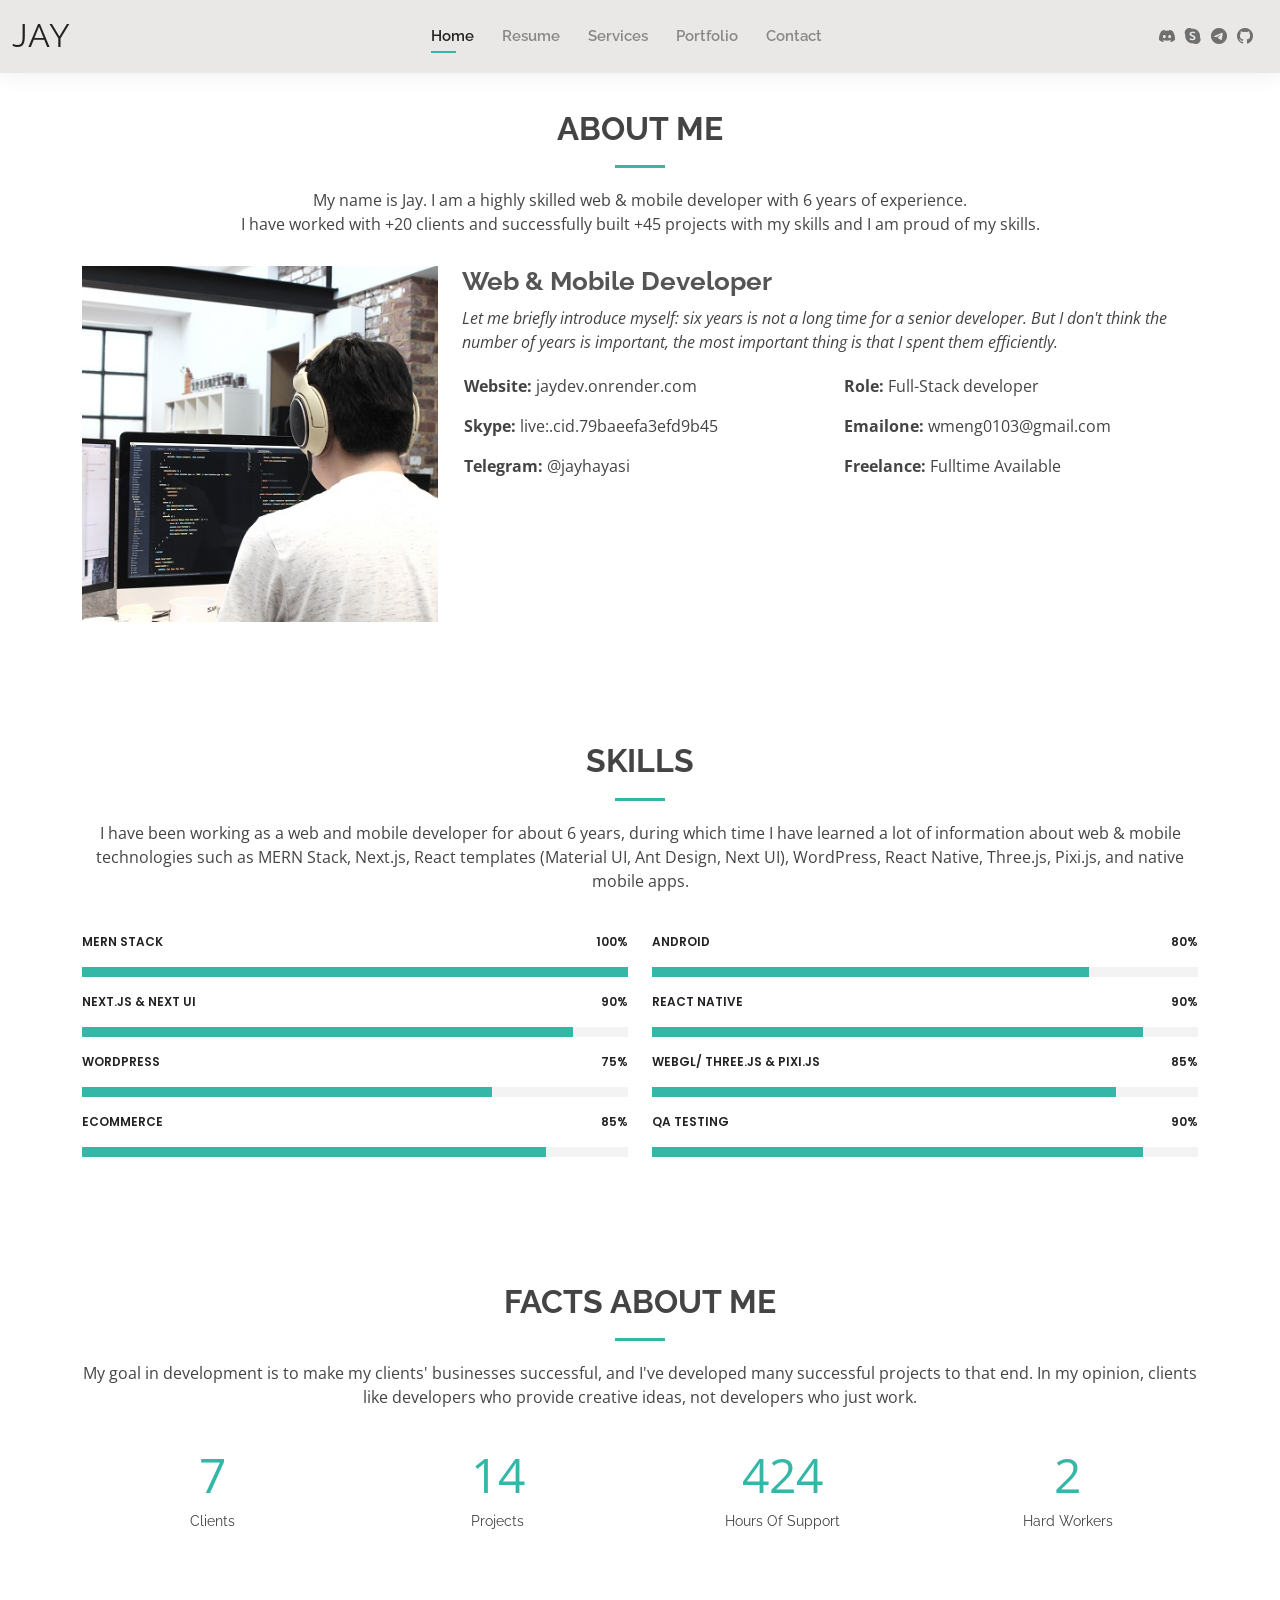
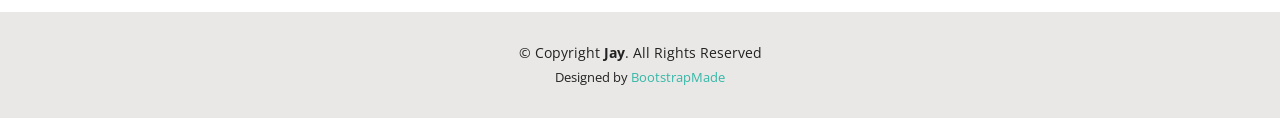
<file: index.html>
<!DOCTYPE html>
<html lang="en">

<head>
  <meta charset="utf-8">
  <meta content="width=device-width, initial-scale=1.0" name="viewport">

  <title>About - Jay Website</title>
  <meta content="tytle" name="jay hayasi">
  <meta content="content" name="jay hayasi">

  <!-- Favicons -->
  <link href="assets/img/favicon.png" rel="icon">
  <link href="assets/img/apple-touch-icon.png" rel="apple-touch-icon">

  <!-- Google Fonts -->
  <link href="https://fonts.googleapis.com/css?family=Open+Sans:300,300i,400,400i,600,600i,700,700i|Raleway:300,300i,400,400i,500,500i,600,600i,700,700i|Poppins:300,300i,400,400i,500,500i,600,600i,700,700i" rel="stylesheet">

  <!-- Vendor CSS Files -->
  <link href="assets/vendor/aos/aos.css" rel="stylesheet">
  <link href="assets/vendor/bootstrap/css/bootstrap.min.css" rel="stylesheet">
  <link href="assets/vendor/bootstrap-icons/bootstrap-icons.css" rel="stylesheet">
  <link href="assets/vendor/boxicons/css/boxicons.min.css" rel="stylesheet">
  <link href="assets/vendor/glightbox/css/glightbox.min.css" rel="stylesheet">
  <link href="assets/vendor/swiper/swiper-bundle.min.css" rel="stylesheet">

  <!-- Template Main CSS File -->
  <link href="assets/css/style.css" rel="stylesheet">

  <!-- =======================================================
  * Template Name: Kelly
  * Updated: Jul 27 2023 with Bootstrap v5.3.1
  * Template URL: https://bootstrapmade.com/kelly-free-bootstrap-cv-resume-html-template/
  * Author: BootstrapMade.com
  * License: https://bootstrapmade.com/license/
  ======================================================== -->
</head>

<body>

  <!-- ======= Header ======= -->
  <header id="header" class="fixed-top">
    <div class="container-fluid d-flex justify-content-between align-items-center">

      <h1 class="logo me-auto me-lg-0"><a href="index.html">Jay</a></h1>
      <!-- Uncomment below if you prefer to use an image logo -->
      <!-- <a href="index.html" class="logo"><img src="assets/img/logo.png" alt="" class="img-fluid"></a>-->

      <nav id="navbar" class="navbar order-last order-lg-0">
        <ul>
          <li><a class="active" href="index.html">Home</a></li>
          <li><a href="resume.html">Resume</a></li>
          <li><a href="services.html">Services</a></li>
          <li><a href="portfolio.html">Portfolio</a></li>
          <li><a href="contact.html">Contact</a></li>
        </ul>
        <i class="bi bi-list mobile-nav-toggle"></i>
      </nav><!-- .navbar -->

      <div class="header-social-links">
        <a href="https://discord.com/users/jyah1226_60755" target="_blank" class="discord"><i class="bi bi-discord"></i></a>
        <a href="https://join.skype.com/invite/ukeEJ9tkwibb" target="_blank" class="skype"><i class="bi bi-skype"></i></a>
        <a href="https://t.me/jayhayasi" target="_blank" class="telegram"><i class="bi bi-telegram"></i></a>
        <a href="https://github.com/Qdev1226" target="_blank" class="github"><i class="bi bi-github"></i></i></a>
      </div>

    </div>

  </header><!-- End Header -->

  <main id="main">

    <!-- ======= About Section ======= -->
    <section id="about" class="about">
      <div class="container" data-aos="fade-up">

        <div class="section-title">
          <h2>About Me</h2>
          <p>My name is Jay. I am a highly skilled web & mobile developer with 6 years of experience. </p>
          <p>I have worked with +20 clients and successfully built +45 projects with my skills and I am proud of my skills.</p>
        </div>

        <div class="row">
          <div class="col-lg-4">
            <img src="assets/img/about.jpg" class="img-fluid" alt="">
          </div>
          <div class="col-lg-8 pt-4 pt-lg-0 content">
            <h3>Web &amp; Mobile Developer</h3>
            <p class="fst-italic">
              Let me briefly introduce myself: six years is not a long time for a senior developer. But I don't think the number of years is important, the most important thing is that I spent them efficiently.
            </p>
            <div class="row">
              <div class="col-lg-6">
                <ul>
                  <!-- <li><i class="bi bi-rounded-right"></i> <strong>Birthday:</strong> 25 March 1995</li> -->
                  <li><i class="bi bi-rounded-right"></i> <strong>Website:</strong> jaydev.onrender.com</li>
                  <li><i class="bi bi-rounded-right"></i> <strong>Skype:</strong> live:.cid.79baeefa3efd9b45</li>
                  <li><i class="bi bi-rounded-right"></i> <strong>Telegram:</strong> @jayhayasi</li>
                </ul>
              </div>
              <div class="col-lg-6">
                <ul>
                  <li><i class="bi bi-rounded-right"></i> <strong>Role:</strong>  Full-Stack developer</li>
                  <!-- <li><i class="bi bi-rounded-right"></i> <strong>Degree:</strong> Master of Computer Science</li> -->
                  <li><i class="bi bi-rounded-right"></i> <strong>Emailone:</strong> wmeng0103@gmail.com </li>
                  <li><i class="bi bi-rounded-right"></i> <strong>Freelance:</strong> Fulltime Available </li>
                </ul>
              </div>
            </div>
            <p>
              <!-- I grew up in Sapporo and love this country and city, so I've worked as a remote worker before. My motherland is China, so I'm very interested in Chinese culture and working with them.
              And I can speak in three languages, and learning one. If someone work with me, I can work with my languages. -->
            </p>
          </div>
        </div>

      </div>
    </section><!-- End About Section -->

    <!-- ======= Skills Section ======= -->
    <section id="skills" class="skills">
      <div class="container" data-aos="fade-up">

        <div class="section-title">
          <h2>Skills</h2>
          <p>I have been working as a web and mobile developer for about 6 years, during which time I have learned a lot of information about web & mobile technologies such as MERN Stack, Next.js, React templates (Material UI, Ant Design, Next UI), WordPress, React Native, Three.js, Pixi.js, and native mobile apps.</p>
        </div>

        <div class="row skills-content">

          <div class="col-lg-6">

            <div class="progress">
              <span class="skill">MERN Stack <i class="val">100%</i></span>
              <div class="progress-bar-wrap">
                <div class="progress-bar" role="progressbar" aria-valuenow="100" aria-valuemin="0" aria-valuemax="100"></div>
              </div>
            </div>

            <div class="progress">
              <span class="skill">Next.js & Next UI <i class="val">90%</i></span>
              <div class="progress-bar-wrap">
                <div class="progress-bar" role="progressbar" aria-valuenow="90" aria-valuemin="0" aria-valuemax="100"></div>
              </div>
            </div>

            <div class="progress">
              <span class="skill"> WordPress <i class="val">75%</i></span>
              <div class="progress-bar-wrap">
                <div class="progress-bar" role="progressbar" aria-valuenow="75" aria-valuemin="0" aria-valuemax="100"></div>
              </div>
            </div>

            <div class="progress">
              <span class="skill">eCommerce<i class="val">85%</i></span>
              <div class="progress-bar-wrap">
                <div class="progress-bar" role="progressbar" aria-valuenow="85" aria-valuemin="0" aria-valuemax="100"></div>
              </div>
            </div>
          </div>

          <div class="col-lg-6">

            <div class="progress">
              <span class="skill">Android <i class="val">80%</i></span>
              <div class="progress-bar-wrap">
                <div class="progress-bar" role="progressbar" aria-valuenow="80" aria-valuemin="0" aria-valuemax="100"></div>
              </div>
            </div>

            <div class="progress">
              <span class="skill">React Native <i class="val">90%</i></span>
              <div class="progress-bar-wrap">
                <div class="progress-bar" role="progressbar" aria-valuenow="90" aria-valuemin="0" aria-valuemax="100"></div>
              </div>
            </div>

            <div class="progress">
              <span class="skill">WebGL/ three.js & pixi.js<i class="val">85%</i></span>
              <div class="progress-bar-wrap">
                <div class="progress-bar" role="progressbar" aria-valuenow="85" aria-valuemin="0" aria-valuemax="100"></div>
              </div>
            </div>

            <div class="progress">
              <span class="skill">QA TEsting<i class="val">90%</i></span>
              <div class="progress-bar-wrap">
                <div class="progress-bar" role="progressbar" aria-valuenow="90" aria-valuemin="0" aria-valuemax="100"></div>
              </div>
            </div>

          </div>

        </div>

      </div>
    </section><!-- End Skills Section -->

    <!-- ======= Facts Section ======= -->
    <section id="facts" class="facts">
      <div class="container" data-aos="fade-up">

        <div class="section-title">
          <h2>Facts about me</h2>
          <p>My goal in development is to make my clients' businesses successful, and I've developed many successful projects to that end. In my opinion, clients like developers who provide creative ideas, not developers who just work.</p>
        </div>

        <div class="row counters">

          <div class="col-lg-3 col-6 text-center">
            <span data-purecounter-start="0" data-purecounter-end="23" data-purecounter-duration="1" class="purecounter"></span>
            <p>Clients</p>
          </div>

          <div class="col-lg-3 col-6 text-center">
            <span data-purecounter-start="0" data-purecounter-end="49" data-purecounter-duration="1" class="purecounter"></span>
            <p>Projects</p>
          </div>

          <div class="col-lg-3 col-6 text-center">
            <span data-purecounter-start="0" data-purecounter-end="1463" data-purecounter-duration="1" class="purecounter"></span>
            <p>Hours Of Support</p>
          </div>

          <div class="col-lg-3 col-6 text-center">
            <span data-purecounter-start="0" data-purecounter-end="8" data-purecounter-duration="1" class="purecounter"></span>
            <p>Hard Workers</p>
          </div>

        </div>

      </div>
    </section><!-- End Facts Section -->

    <!-- ======= Testimonials Section ======= -->
    <!-- <section id="testimonials" class="testimonials">
      <div class="container" data-aos="fade-up">

        <div class="section-title">
          <h2>Testimonials</h2>
          <p>I've done my best for my clients, I've had good relationships, and I've worked for companies, but as a freelancer and a social person, I love my work.</p>
        </div> -->

        <!-- <div class="testimonials-slider swiper" data-aos="fade-up" data-aos-delay="100">
          <div class="swiper-wrapper">

            <div class="swiper-slide">
              <div class="testimonial-item">
                <img src="assets/img/testimonials/testimonials-1.jpg" class="testimonial-img" alt="">
                <h3>Saul Goodman</h3>
                <h4>Ceo &amp; Founder</h4>
                <p>
                  <i class="bx bxs-quote-alt-left quote-icon-left"></i>
                  Proin iaculis purus consequat sem cure digni ssim donec porttitora entum suscipit rhoncus. Accusantium quam, ultricies eget id, aliquam eget nibh et. Maecen aliquam, risus at semper.
                  <i class="bx bxs-quote-alt-right quote-icon-right"></i>
                </p>
              </div>
            </div> -->
            <!-- End testimonial item -->

            <!-- <div class="swiper-slide">
              <div class="testimonial-item">
                <img src="assets/img/testimonials/testimonials-2.jpg" class="testimonial-img" alt="">
                <h3>Sara Wilsson</h3>
                <h4>Designer</h4>
                <p>
                  <i class="bx bxs-quote-alt-left quote-icon-left"></i>
                  Export tempor illum tamen malis malis eram quae irure esse labore quem cillum quid cillum eram malis quorum velit fore eram velit sunt aliqua noster fugiat irure amet legam anim culpa.
                  <i class="bx bxs-quote-alt-right quote-icon-right"></i>
                </p>
              </div>
            </div> -->
            <!-- End testimonial item -->
<!-- 
            <div class="swiper-slide">
              <div class="testimonial-item">
                <img src="assets/img/testimonials/testimonials-3.jpg" class="testimonial-img" alt="">
                <h3>Jena Karlis</h3>
                <h4>Store Owner</h4>
                <p>
                  <i class="bx bxs-quote-alt-left quote-icon-left"></i>
                  Enim nisi quem export duis labore cillum quae magna enim sint quorum nulla quem veniam duis minim tempor labore quem eram duis noster aute amet eram fore quis sint minim.
                  <i class="bx bxs-quote-alt-right quote-icon-right"></i>
                </p>
              </div>
            </div> -->
            <!-- End testimonial item -->

            <!-- <div class="swiper-slide">
              <div class="testimonial-item">
                <img src="assets/img/testimonials/testimonials-4.jpg" class="testimonial-img" alt="">
                <h3>Matt Brandon</h3>
                <h4>Freelancer</h4>
                <p>
                  <i class="bx bxs-quote-alt-left quote-icon-left"></i>
                  Fugiat enim eram quae cillum dolore dolor amet nulla culpa multos export minim fugiat minim velit minim dolor enim duis veniam ipsum anim magna sunt elit fore quem dolore labore illum veniam.
                  <i class="bx bxs-quote-alt-right quote-icon-right"></i>
                </p>
              </div>
            </div> -->
            
            <!-- End testimonial item -->

            <!-- <div class="swiper-slide">
              <div class="testimonial-item">
                <img src="assets/img/testimonials/testimonials-5.jpg" class="testimonial-img" alt="">
                <h3>John Larson</h3>
                <h4>Entrepreneur</h4>
                <p>
                  <i class="bx bxs-quote-alt-left quote-icon-left"></i>
                  Quis quorum aliqua sint quem legam fore sunt eram irure aliqua veniam tempor noster veniam enim culpa labore duis sunt culpa nulla illum cillum fugiat legam esse veniam culpa fore nisi cillum quid.
                  <i class="bx bxs-quote-alt-right quote-icon-right"></i>
                </p>
              </div>
            </div> -->
            
            <!-- End testimonial item -->

          <!-- </div>
          <div class="swiper-pagination"></div>
        </div> -->

      <!-- </div>
    </section> -->
    
    <!-- End Testimonials Section -->

  </main><!-- End #main -->

  <!-- ======= Footer ======= -->
  <footer id="footer">
    <div class="container">
      <div class="copyright">
        &copy; Copyright <strong><span>Jay</span></strong>. All Rights Reserved
      </div>
      <div class="credits">
        <!-- All the links in the footer should remain intact. -->
        <!-- You can delete the links only if you purchased the pro version. -->
        <!-- Licensing information: https://bootstrapmade.com/license/ -->
        <!-- Purchase the pro version with working PHP/AJAX contact form: https://bootstrapmade.com/kelly-free-bootstrap-cv-resume-html-template/ -->
        Designed by <a href="https://bootstrapmade.com/">BootstrapMade</a>
      </div>
    </div>
  </footer><!-- End  Footer -->

  <div id="preloader"></div>
  <a href="#" class="back-to-top d-flex align-items-center justify-content-center"><i class="bi bi-arrow-up-short"></i></a>

  <!-- Vendor JS Files -->
  <script src="assets/vendor/purecounter/purecounter_vanilla.js"></script>
  <script src="assets/vendor/aos/aos.js"></script>
  <script src="assets/vendor/bootstrap/js/bootstrap.bundle.min.js"></script>
  <script src="assets/vendor/glightbox/js/glightbox.min.js"></script>
  <script src="assets/vendor/isotope-layout/isotope.pkgd.min.js"></script>
  <script src="assets/vendor/swiper/swiper-bundle.min.js"></script>
  <script src="assets/vendor/waypoints/noframework.waypoints.js"></script>
  <script src="assets/vendor/php-email-form/validate.js"></script>

  <!-- Template Main JS File -->
  <script src="assets/js/main.js"></script>

</body>

</html>
</file>
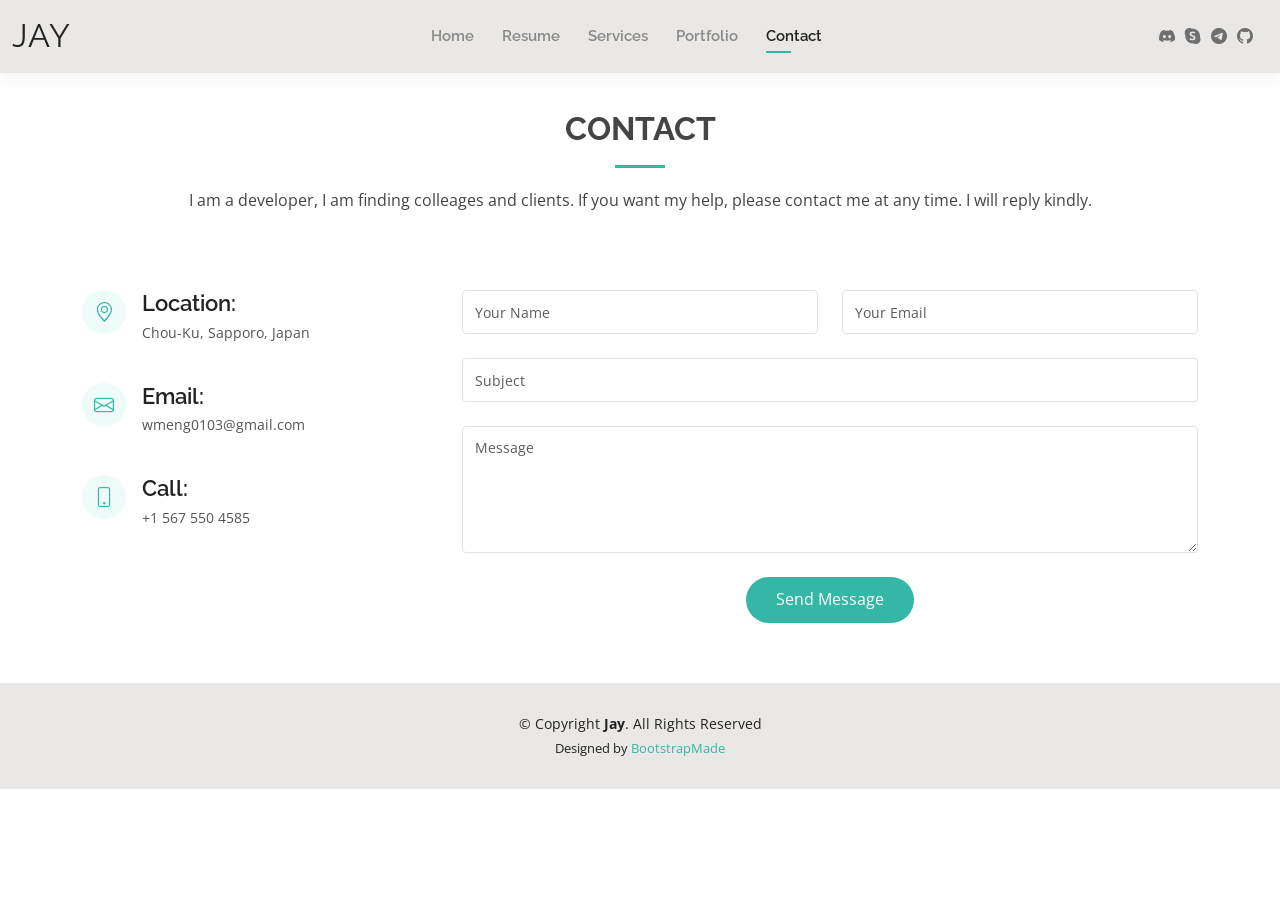
<file: contact.html>
<!DOCTYPE html>
<html lang="en">

<head>
  <meta charset="utf-8">
  <meta content="width=device-width, initial-scale=1.0" name="viewport">

  <title>Contact - Jay Website</title>
  <meta content="" name="description">
  <meta content="" name="keywords">

  <!-- Favicons -->
  <link href="assets/img/favicon.png" rel="icon">
  <link href="assets/img/apple-touch-icon.png" rel="apple-touch-icon">

  <!-- Google Fonts -->
  <link href="https://fonts.googleapis.com/css?family=Open+Sans:300,300i,400,400i,600,600i,700,700i|Raleway:300,300i,400,400i,500,500i,600,600i,700,700i|Poppins:300,300i,400,400i,500,500i,600,600i,700,700i" rel="stylesheet">

  <!-- Vendor CSS Files -->
  <link href="assets/vendor/aos/aos.css" rel="stylesheet">
  <link href="assets/vendor/bootstrap/css/bootstrap.min.css" rel="stylesheet">
  <link href="assets/vendor/bootstrap-icons/bootstrap-icons.css" rel="stylesheet">
  <link href="assets/vendor/boxicons/css/boxicons.min.css" rel="stylesheet">
  <link href="assets/vendor/glightbox/css/glightbox.min.css" rel="stylesheet">
  <link href="assets/vendor/swiper/swiper-bundle.min.css" rel="stylesheet">

  <!-- Template Main CSS File -->
  <link href="assets/css/style.css" rel="stylesheet">

  <!-- =======================================================
  * Template Name: Jay
  * Updated: Jul 27 2023 with Bootstrap v5.3.1
  * Template URL: https://bootstrapmade.com/Jay-free-bootstrap-cv-resume-html-template/
  * Author: BootstrapMade.com
  * License: https://bootstrapmade.com/license/
  ======================================================== -->
</head>

<body>

  <!-- ======= Header ======= -->
  <header id="header" class="fixed-top">
    <div class="container-fluid d-flex justify-content-between align-items-center">

      <h1 class="logo me-auto me-lg-0"><a href="index.html">Jay</a></h1>
      <!-- Uncomment below if you prefer to use an image logo -->
      <!-- <a href="index.html" class="logo"><img src="assets/img/logo.png" alt="" class="img-fluid"></a>-->

      <nav id="navbar" class="navbar order-last order-lg-0">
        <ul>
          <li><a href="index.html">Home</a></li>
          <li><a href="resume.html">Resume</a></li>
          <li><a href="services.html">Services</a></li>
          <li><a href="portfolio.html">Portfolio</a></li>
          <li><a class="active" href="contact.html">Contact</a></li>
        </ul>
        <i class="bi bi-list mobile-nav-toggle"></i>
      </nav><!-- .navbar -->

      <div class="header-social-links">
        <a href="https://discord.com/users/jyah1226_60755" target="_blank" class="discord"><i class="bi bi-discord"></i></a>
        <a href="https://join.skype.com/invite/ukeEJ9tkwibb" target="_blank" class="skype"><i class="bi bi-skype"></i></a>
        <a href="https://t.me/jayhayasi" target="_blank" class="telegram"><i class="bi bi-telegram"></i></a>
        <a href="https://github.com/ninjadev0831" target="_blank" class="github"><i class="bi bi-github"></i></i></a>
      </div>

    </div>

  </header><!-- End Header -->

  <main id="main">

    <!-- ======= Contact Section ======= -->
    <section id="contact" class="contact">
      <div class="container" data-aos="fade-up">

        <div class="section-title">
          <h2>Contact</h2>
          <p>I am a developer, I am finding colleages and clients. If you want my help, please contact me at any time. I will reply kindly.</p>
        </div>

        <!-- <div>
          <iframe style="border:0; width: 100%; height: 270px;" src="https://www.google.com/maps/embed?pb=!1m14!1m8!1m3!1d12097.433213460943!2d-74.0062269!3d40.7101282!3m2!1i1024!2i768!4f13.1!3m3!1m2!1s0x0%3A0xb89d1fe6bc499443!2sDowntown+Conference+Center!5e0!3m2!1smk!2sbg!4v1539943755621" frameborder="0" allowfullscreen></iframe>
        </div> -->

        <div class="row mt-5">

          <div class="col-lg-4">
            <div class="info">
              <div class="address">
                <i class="bi bi-geo-alt"></i>
                <h4>Location:</h4>
                <p>Chou-Ku, Sapporo, Japan</p>
              </div>

              <div class="email">
                <i class="bi bi-envelope"></i>
                <h4>Email:</h4>
                <p>wmeng0103@gmail.com</p>
              </div>

              <div class="phone">
                <i class="bi bi-phone"></i>
                <h4>Call:</h4>
                <p>+1 567 550 4585</p>
              </div>

            </div>

          </div>

          <div class="col-lg-8 mt-5 mt-lg-0">

            <form action="forms/contact.php" method="post" role="form" class="php-email-form">
              <div class="row">
                <div class="col-md-6 form-group">
                  <input type="text" name="name" class="form-control" id="name" placeholder="Your Name" required>
                </div>
                <div class="col-md-6 form-group mt-3 mt-md-0">
                  <input type="email" class="form-control" name="email" id="email" placeholder="Your Email" required>
                </div>
              </div>
              <div class="form-group mt-3">
                <input type="text" class="form-control" name="subject" id="subject" placeholder="Subject" required>
              </div>
              <div class="form-group mt-3">
                <textarea class="form-control" name="message" rows="5" placeholder="Message" required></textarea>
              </div>
              <div class="my-3">
                <div class="loading">Loading</div>
                <div class="error-message"></div>
                <div class="sent-message">Your message has been sent. Thank you!</div>
              </div>
              <div class="text-center"><button type="submit">Send Message</button></div>
            </form>

          </div>

        </div>

      </div>
    </section><!-- End Contact Section -->

  </main><!-- End #main -->

  <!-- ======= Footer ======= -->
  <footer id="footer">
    <div class="container">
      <div class="copyright">
        &copy; Copyright <strong><span>Jay</span></strong>. All Rights Reserved
      </div>
      <div class="credits">
        <!-- All the links in the footer should remain intact. -->
        <!-- You can delete the links only if you purchased the pro version. -->
        <!-- Licensing information: https://bootstrapmade.com/license/ -->
        <!-- Purchase the pro version with working PHP/AJAX contact form: https://bootstrapmade.com/Jay-free-bootstrap-cv-resume-html-template/ -->
        Designed by <a href="https://bootstrapmade.com/">BootstrapMade</a>
      </div>
    </div>
  </footer><!-- End  Footer -->

  <div id="preloader"></div>
  <a href="#" class="back-to-top d-flex align-items-center justify-content-center"><i class="bi bi-arrow-up-short"></i></a>

  <!-- Vendor JS Files -->
  <script src="assets/vendor/purecounter/purecounter_vanilla.js"></script>
  <script src="assets/vendor/aos/aos.js"></script>
  <script src="assets/vendor/bootstrap/js/bootstrap.bundle.min.js"></script>
  <script src="assets/vendor/glightbox/js/glightbox.min.js"></script>
  <script src="assets/vendor/isotope-layout/isotope.pkgd.min.js"></script>
  <script src="assets/vendor/swiper/swiper-bundle.min.js"></script>
  <script src="assets/vendor/waypoints/noframework.waypoints.js"></script>
  <script src="assets/vendor/php-email-form/validate.js"></script>

  <!-- Template Main JS File -->
  <script src="assets/js/main.js"></script>

</body>

</html>
</file>
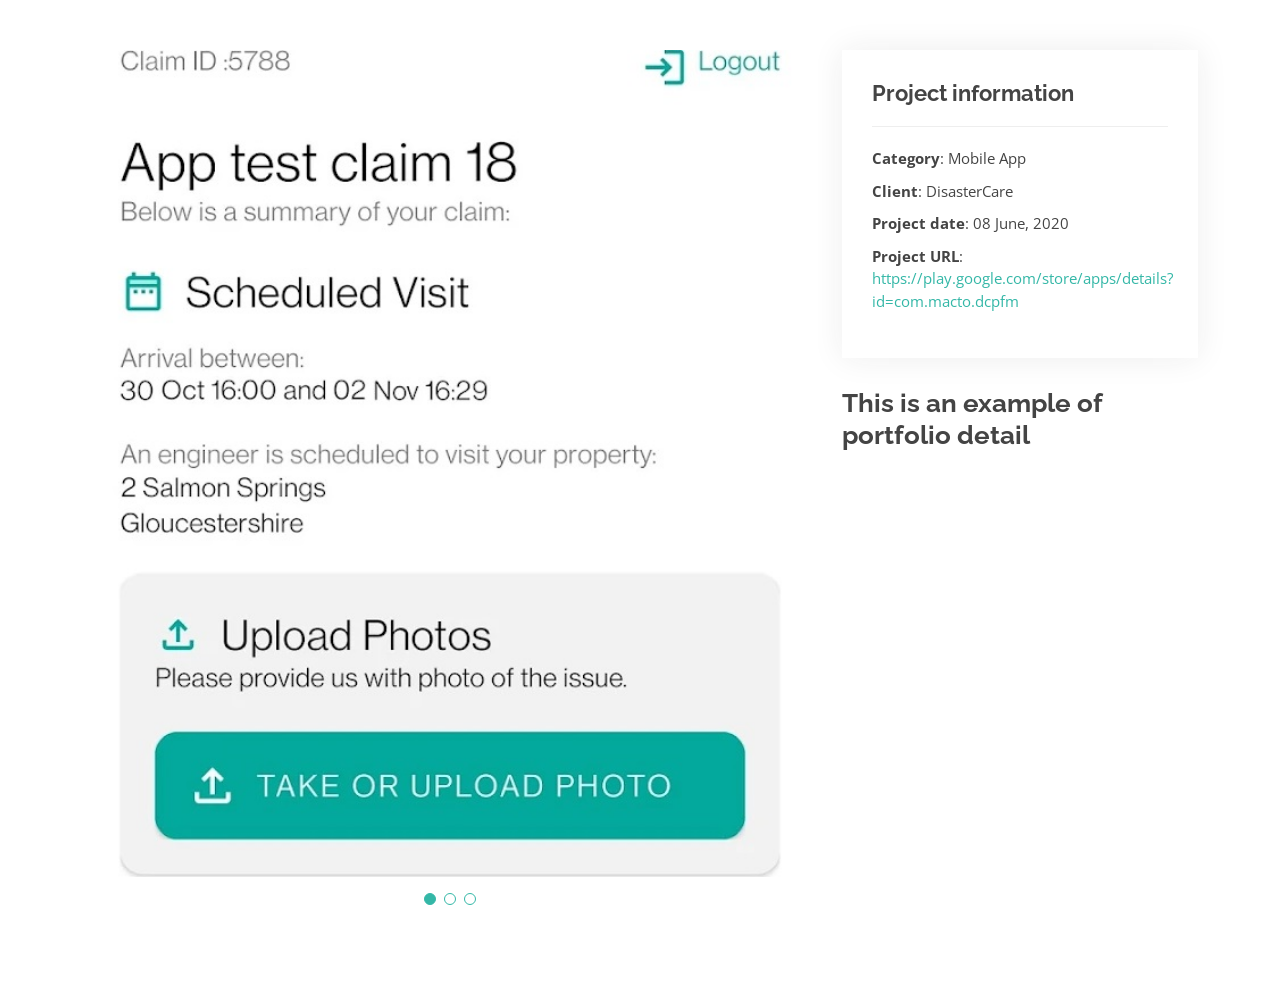
<file: Mobile_Product1.html>
<!DOCTYPE html>
<html lang="en">

<head>
  <meta charset="utf-8">
  <meta content="width=device-width, initial-scale=1.0" name="viewport">

  <title>Portfolio Details - Jay Website</title>
  <meta content="" name="description">
  <meta content="" name="keywords">

  <!-- Favicons -->
  <link href="assets/img/favicon.png" rel="icon">
  <link href="assets/img/apple-touch-icon.png" rel="apple-touch-icon">

  <!-- Google Fonts -->
  <link href="https://fonts.googleapis.com/css?family=Open+Sans:300,300i,400,400i,600,600i,700,700i|Raleway:300,300i,400,400i,500,500i,600,600i,700,700i|Poppins:300,300i,400,400i,500,500i,600,600i,700,700i" rel="stylesheet">

  <!-- Vendor CSS Files -->
  <link href="assets/vendor/aos/aos.css" rel="stylesheet">
  <link href="assets/vendor/bootstrap/css/bootstrap.min.css" rel="stylesheet">
  <link href="assets/vendor/bootstrap-icons/bootstrap-icons.css" rel="stylesheet">
  <link href="assets/vendor/boxicons/css/boxicons.min.css" rel="stylesheet">
  <link href="assets/vendor/glightbox/css/glightbox.min.css" rel="stylesheet">
  <link href="assets/vendor/swiper/swiper-bundle.min.css" rel="stylesheet">

  <!-- Template Main CSS File -->
  <link href="assets/css/style.css" rel="stylesheet">

  <!-- =======================================================
  * https://drive.google.com/file/d/12-OPGMmr-kMBlvByMkTeCtSablnmjUCw/view?usp=drive_link
  * Template Name: Kelly
  * Updated: Jul 27 2023 with Bootstrap v5.3.1
  * Template URL: https://bootstrapmade.com/kelly-free-bootstrap-cv-resume-html-template/
  * Author: BootstrapMade.com
  * License: https://bootstrapmade.com/license/
  ======================================================== -->
</head>

<body>

  <main id="main">

    <!-- ======= Portfolio Details Section ======= -->
    <section id="portfolio-details" class="portfolio-details">
      <div class="container">

        <div class="row gy-4">

          <div class="col-lg-8">
            <div class="portfolio-details-slider swiper">
              <div class="swiper-wrapper align-items-center">

                <div class="swiper-slide">
                  <img src="assets/img/portfolio/portfolio-4_1.jpg" alt="">
                </div>

                <div class="swiper-slide">
                  <img src="assets/img/portfolio/portfolio-4_2.jpg" alt="">
                </div>

                <div class="swiper-slide">
                  <img src="assets/img/portfolio/portfolio-4_3.jpg" alt="">
                </div>

              </div>
              <div class="swiper-pagination"></div>
            </div>
          </div>

          <div class="col-lg-4">
            <div class="portfolio-info">
              <h3>Project information</h3>
              <ul>
                <li><strong>Category</strong>: Mobile App</li>
                <li><strong>Client</strong>: DisasterCare</li>
                <li><strong>Project date</strong>: 08 June, 2020</li>
                <li><strong>Project URL</strong>: <a href="https://play.google.com/store/apps/details?id=com.macto.dcpfm" target="_blank">https://play.google.com/store/apps/details?id=com.macto.dcpfm</a></li>
              </ul>
            </div>
            <div class="portfolio-description">
              <h2>This is an example of portfolio detail</h2>
              <p>
              </p>
            </div>
          </div>

        </div>

      </div>
    </section><!-- End Portfolio Details Section -->

  </main><!-- End #main -->

  <div id="preloader"></div>
  <a href="#" class="back-to-top d-flex align-items-center justify-content-center"><i class="bi bi-arrow-up-short"></i></a>

  <!-- Vendor JS Files -->
  <script src="assets/vendor/purecounter/purecounter_vanilla.js"></script>
  <script src="assets/vendor/aos/aos.js"></script>
  <script src="assets/vendor/bootstrap/js/bootstrap.bundle.min.js"></script>
  <script src="assets/vendor/glightbox/js/glightbox.min.js"></script>
  <script src="assets/vendor/isotope-layout/isotope.pkgd.min.js"></script>
  <script src="assets/vendor/swiper/swiper-bundle.min.js"></script>
  <script src="assets/vendor/waypoints/noframework.waypoints.js"></script>
  <script src="assets/vendor/php-email-form/validate.js"></script>

  <!-- Template Main JS File -->
  <script src="assets/js/main.js"></script>

</body>

</html>
</file>
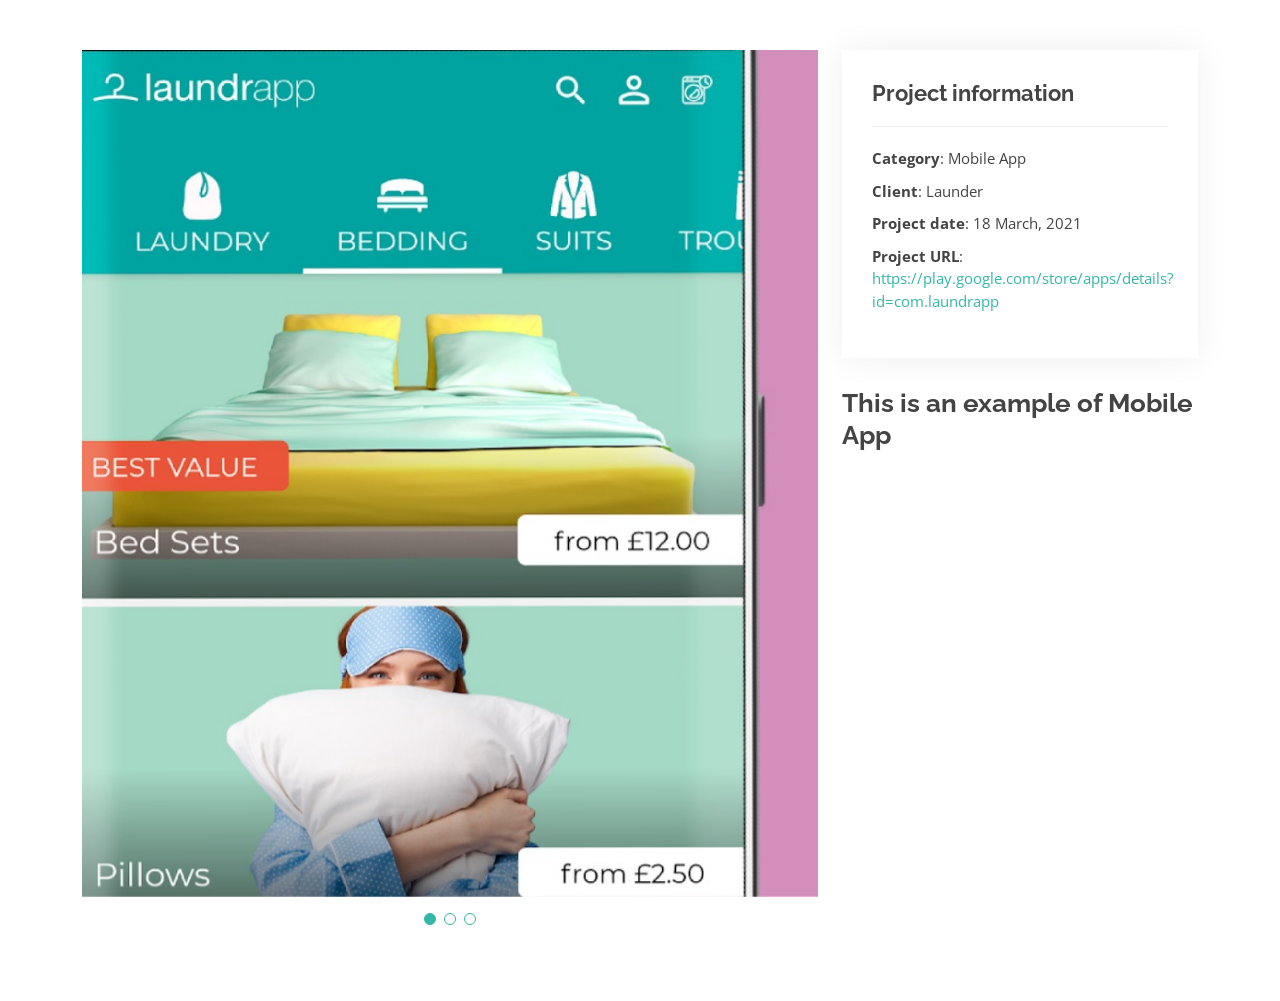
<file: Mobile_product2.html>
<!DOCTYPE html>
<html lang="en">

<head>
  <meta charset="utf-8">
  <meta content="width=device-width, initial-scale=1.0" name="viewport">

  <title>Portfolio Details - Jay Website</title>
  <meta content="" name="description">
  <meta content="" name="keywords">

  <!-- Favicons -->
  <link href="assets/img/favicon.png" rel="icon">
  <link href="assets/img/apple-touch-icon.png" rel="apple-touch-icon">

  <!-- Google Fonts -->
  <link href="https://fonts.googleapis.com/css?family=Open+Sans:300,300i,400,400i,600,600i,700,700i|Raleway:300,300i,400,400i,500,500i,600,600i,700,700i|Poppins:300,300i,400,400i,500,500i,600,600i,700,700i" rel="stylesheet">

  <!-- Vendor CSS Files -->
  <link href="assets/vendor/aos/aos.css" rel="stylesheet">
  <link href="assets/vendor/bootstrap/css/bootstrap.min.css" rel="stylesheet">
  <link href="assets/vendor/bootstrap-icons/bootstrap-icons.css" rel="stylesheet">
  <link href="assets/vendor/boxicons/css/boxicons.min.css" rel="stylesheet">
  <link href="assets/vendor/glightbox/css/glightbox.min.css" rel="stylesheet">
  <link href="assets/vendor/swiper/swiper-bundle.min.css" rel="stylesheet">

  <!-- Template Main CSS File -->
  <link href="assets/css/style.css" rel="stylesheet">

  <!-- =======================================================
  * Template Name: Kelly
  * Updated: Jul 27 2023 with Bootstrap v5.3.1
  * Template URL: https://bootstrapmade.com/kelly-free-bootstrap-cv-resume-html-template/
  * Author: BootstrapMade.com
  * License: https://bootstrapmade.com/license/
  ======================================================== -->
</head>

<body>

  <main id="main">

    <!-- ======= Portfolio Details Section ======= -->
    <section id="portfolio-details" class="portfolio-details">
      <div class="container">

        <div class="row gy-4">

          <div class="col-lg-8">
            <div class="portfolio-details-slider swiper">
              <div class="swiper-wrapper align-items-center">

                <div class="swiper-slide">
                  <img src="assets/img/portfolio/portfolio-5_1.jpg" alt="">
                </div>

                <div class="swiper-slide">
                  <img src="assets/img/portfolio/portfolio-5_2.jpg" alt="">
                </div>

                <div class="swiper-slide">
                  <img src="assets/img/portfolio/portfolio-5_3.jpg" alt="">
                </div>

              </div>
              <div class="swiper-pagination"></div>
            </div>
          </div>

          <div class="col-lg-4">
            <div class="portfolio-info">
              <h3>Project information</h3>
              <ul>
                <li><strong>Category</strong>: Mobile App</li>
                <li><strong>Client</strong>: Launder </li>
                <li><strong>Project date</strong>: 18 March, 2021</li>
                <li><strong>Project URL</strong>: <a href="https://play.google.com/store/apps/details?id=com.laundrapp" target="_blank">https://play.google.com/store/apps/details?id=com.laundrapp</a></li>
              </ul>
            </div>
            <div class="portfolio-description">
              <h2>This is an example of Mobile App</h2>
            </div>
          </div>

        </div>

      </div>
    </section><!-- End Portfolio Details Section -->

  </main><!-- End #main -->

  <div id="preloader"></div>
  <a href="#" class="back-to-top d-flex align-items-center justify-content-center"><i class="bi bi-arrow-up-short"></i></a>

  <!-- Vendor JS Files -->
  <script src="assets/vendor/purecounter/purecounter_vanilla.js"></script>
  <script src="assets/vendor/aos/aos.js"></script>
  <script src="assets/vendor/bootstrap/js/bootstrap.bundle.min.js"></script>
  <script src="assets/vendor/glightbox/js/glightbox.min.js"></script>
  <script src="assets/vendor/isotope-layout/isotope.pkgd.min.js"></script>
  <script src="assets/vendor/swiper/swiper-bundle.min.js"></script>
  <script src="assets/vendor/waypoints/noframework.waypoints.js"></script>
  <script src="assets/vendor/php-email-form/validate.js"></script>

  <!-- Template Main JS File -->
  <script src="assets/js/main.js"></script>

</body>

</html>
</file>
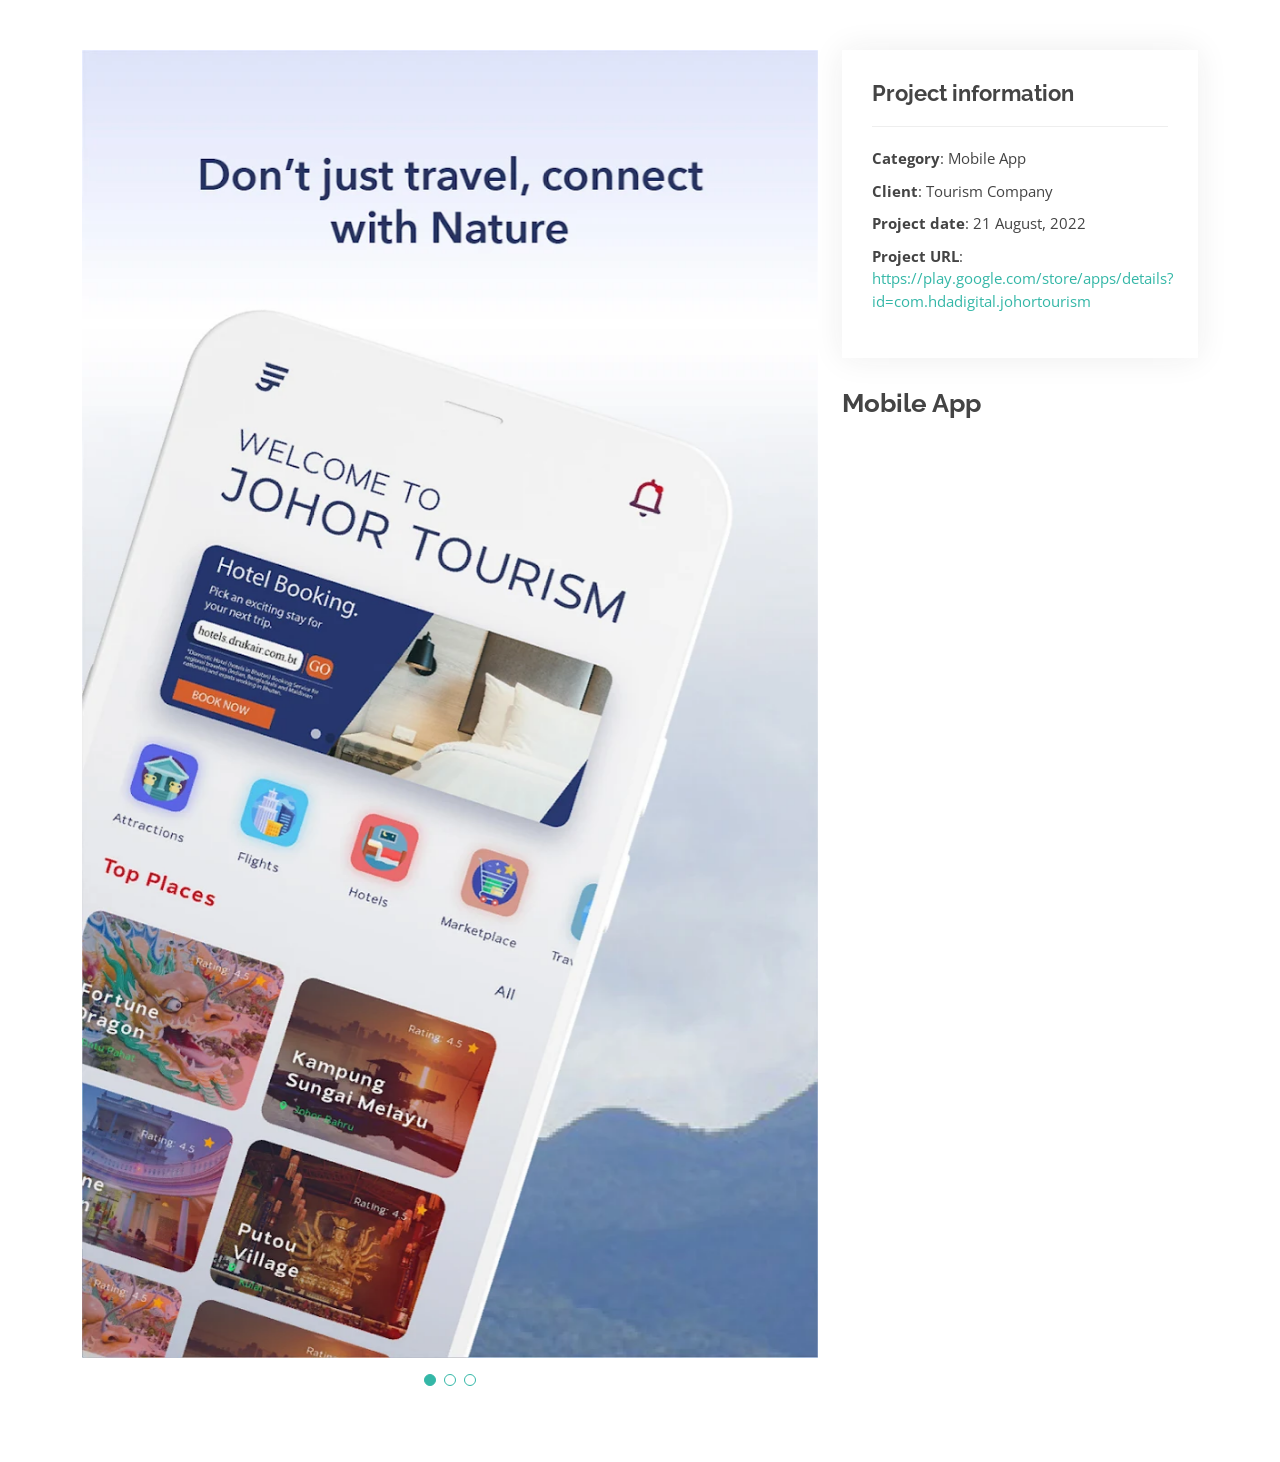
<file: Mobile_product3.html>
<!DOCTYPE html>
<html lang="en">

<head>
  <meta charset="utf-8">
  <meta content="width=device-width, initial-scale=1.0" name="viewport">

  <title>Portfolio Details - Jay Website</title>
  <meta content="" name="description">
  <meta content="" name="keywords">

  <!-- Favicons -->
  <link href="assets/img/favicon.png" rel="icon">
  <link href="assets/img/apple-touch-icon.png" rel="apple-touch-icon">

  <!-- Google Fonts -->
  <link href="https://fonts.googleapis.com/css?family=Open+Sans:300,300i,400,400i,600,600i,700,700i|Raleway:300,300i,400,400i,500,500i,600,600i,700,700i|Poppins:300,300i,400,400i,500,500i,600,600i,700,700i" rel="stylesheet">

  <!-- Vendor CSS Files -->
  <link href="assets/vendor/aos/aos.css" rel="stylesheet">
  <link href="assets/vendor/bootstrap/css/bootstrap.min.css" rel="stylesheet">
  <link href="assets/vendor/bootstrap-icons/bootstrap-icons.css" rel="stylesheet">
  <link href="assets/vendor/boxicons/css/boxicons.min.css" rel="stylesheet">
  <link href="assets/vendor/glightbox/css/glightbox.min.css" rel="stylesheet">
  <link href="assets/vendor/swiper/swiper-bundle.min.css" rel="stylesheet">

  <!-- Template Main CSS File -->
  <link href="assets/css/style.css" rel="stylesheet">

  <!-- =======================================================
  * Template Name: Kelly
  * Updated: Jul 27 2023 with Bootstrap v5.3.1
  * Template URL: https://bootstrapmade.com/kelly-free-bootstrap-cv-resume-html-template/
  * Author: BootstrapMade.com
  * License: https://bootstrapmade.com/license/
  ======================================================== -->
</head>

<body>

  <main id="main">

    <!-- ======= Portfolio Details Section ======= -->
    <section id="portfolio-details" class="portfolio-details">
      <div class="container">

        <div class="row gy-4">

          <div class="col-lg-8">
            <div class="portfolio-details-slider swiper">
              <div class="swiper-wrapper align-items-center">

                <div class="swiper-slide">
                  <img src="assets/img/portfolio/portfolio-6_1.jpg" alt="">
                </div>

                <div class="swiper-slide">
                  <img src="assets/img/portfolio/portfolio-6_2.jpg" alt="">
                </div>

                <div class="swiper-slide">
                  <img src="assets/img/portfolio/portfolio-6_3.jpg" alt="">
                </div>

              </div>
              <div class="swiper-pagination"></div>
            </div>
          </div>

          <div class="col-lg-4">
            <div class="portfolio-info">
              <h3>Project information</h3>
              <ul>
                <li><strong>Category</strong>: Mobile App</li>
                <li><strong>Client</strong>: Tourism Company</li>
                <li><strong>Project date</strong>: 21 August, 2022</li>
                <li><strong>Project URL</strong>: <a href="https://play.google.com/store/apps/details?id=com.hdadigital.johortourism" target="_blank">https://play.google.com/store/apps/details?id=com.hdadigital.johortourism</a></li>
              </ul>
            </div>
            <div class="portfolio-description">
              <h2>Mobile App</h2>
            </div>
          </div>

        </div>

      </div>
    </section><!-- End Portfolio Details Section -->

  </main><!-- End #main -->

  <div id="preloader"></div>
  <a href="#" class="back-to-top d-flex align-items-center justify-content-center"><i class="bi bi-arrow-up-short"></i></a>

  <!-- Vendor JS Files -->
  <script src="assets/vendor/purecounter/purecounter_vanilla.js"></script>
  <script src="assets/vendor/aos/aos.js"></script>
  <script src="assets/vendor/bootstrap/js/bootstrap.bundle.min.js"></script>
  <script src="assets/vendor/glightbox/js/glightbox.min.js"></script>
  <script src="assets/vendor/isotope-layout/isotope.pkgd.min.js"></script>
  <script src="assets/vendor/swiper/swiper-bundle.min.js"></script>
  <script src="assets/vendor/waypoints/noframework.waypoints.js"></script>
  <script src="assets/vendor/php-email-form/validate.js"></script>

  <!-- Template Main JS File -->
  <script src="assets/js/main.js"></script>

</body>

</html>
</file>
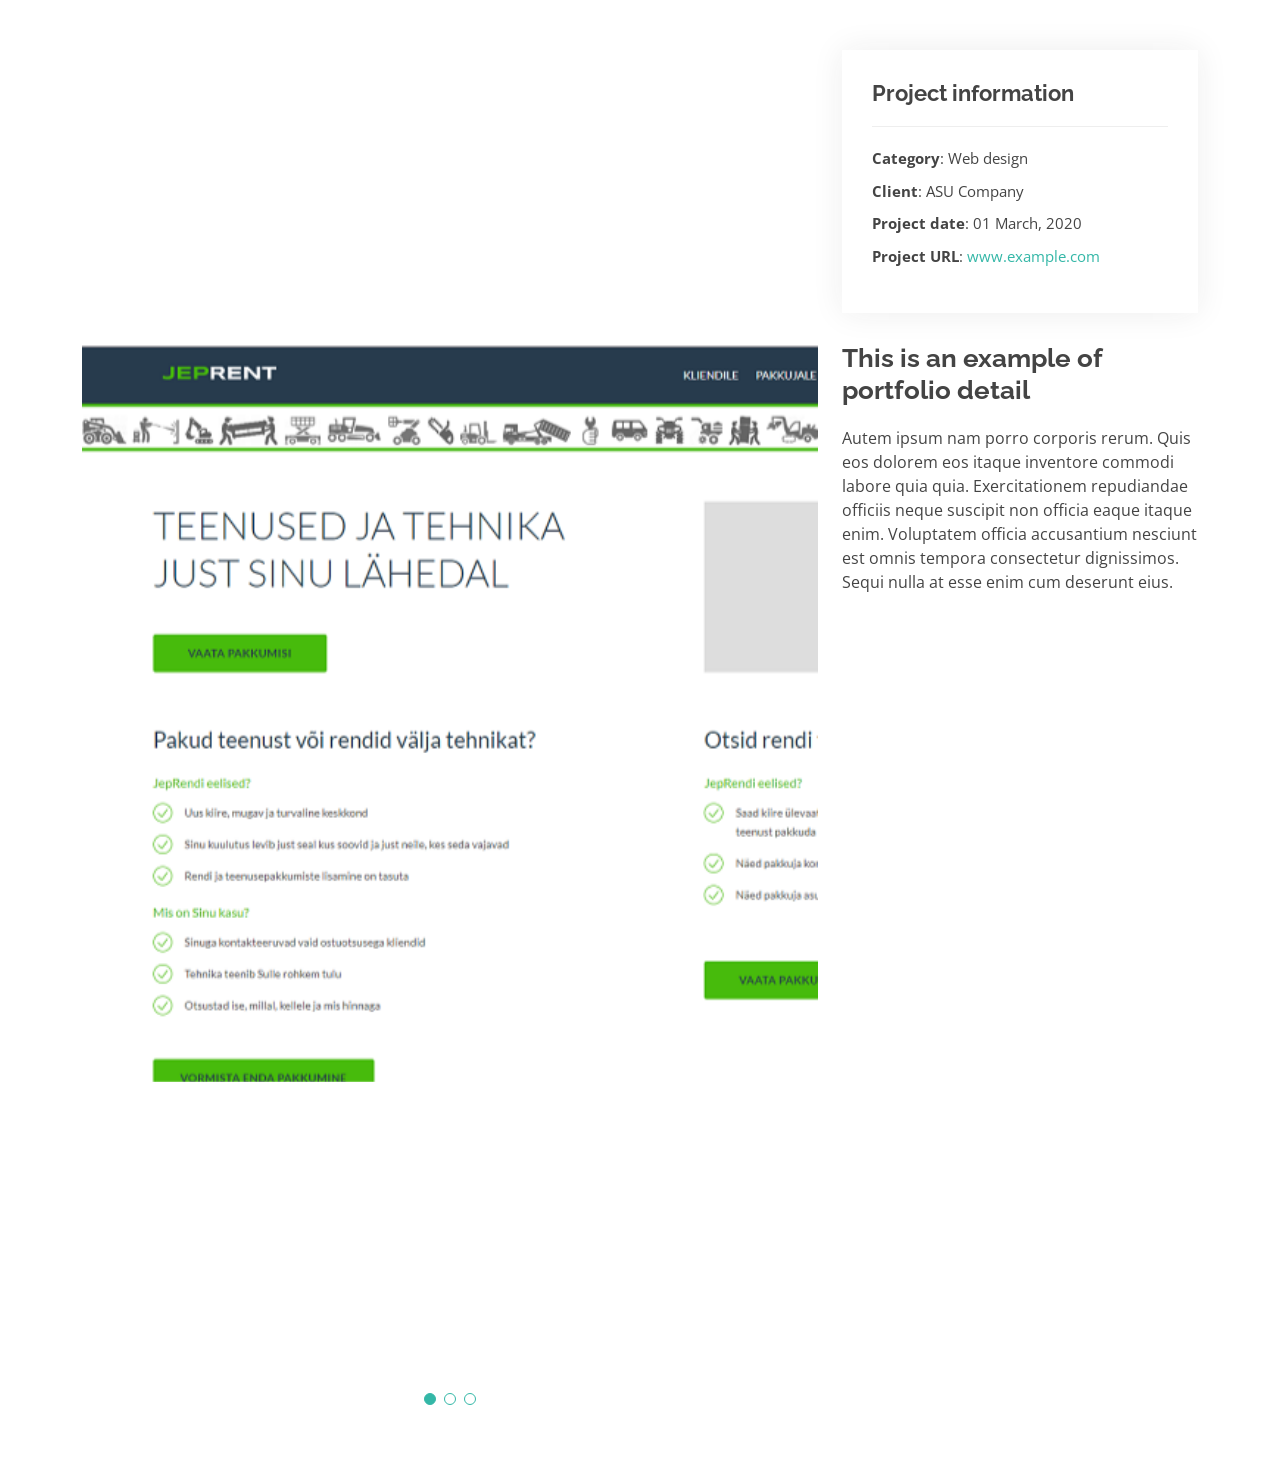
<file: portfolio-details - Copy (2).html>
<!DOCTYPE html>
<html lang="en">

<head>
  <meta charset="utf-8">
  <meta content="width=device-width, initial-scale=1.0" name="viewport">

  <title>Portfolio Details - Jay Website</title>
  <meta content="" name="description">
  <meta content="" name="keywords">

  <!-- Favicons -->
  <link href="assets/img/favicon.png" rel="icon">
  <link href="assets/img/apple-touch-icon.png" rel="apple-touch-icon">

  <!-- Google Fonts -->
  <link href="https://fonts.googleapis.com/css?family=Open+Sans:300,300i,400,400i,600,600i,700,700i|Raleway:300,300i,400,400i,500,500i,600,600i,700,700i|Poppins:300,300i,400,400i,500,500i,600,600i,700,700i" rel="stylesheet">

  <!-- Vendor CSS Files -->
  <link href="assets/vendor/aos/aos.css" rel="stylesheet">
  <link href="assets/vendor/bootstrap/css/bootstrap.min.css" rel="stylesheet">
  <link href="assets/vendor/bootstrap-icons/bootstrap-icons.css" rel="stylesheet">
  <link href="assets/vendor/boxicons/css/boxicons.min.css" rel="stylesheet">
  <link href="assets/vendor/glightbox/css/glightbox.min.css" rel="stylesheet">
  <link href="assets/vendor/swiper/swiper-bundle.min.css" rel="stylesheet">

  <!-- Template Main CSS File -->
  <link href="assets/css/style.css" rel="stylesheet">

  <!-- =======================================================
  * Template Name: Kelly
  * Updated: Jul 27 2023 with Bootstrap v5.3.1
  * Template URL: https://bootstrapmade.com/kelly-free-bootstrap-cv-resume-html-template/
  * Author: BootstrapMade.com
  * License: https://bootstrapmade.com/license/
  ======================================================== -->
</head>

<body>

  <main id="main">

    <!-- ======= Portfolio Details Section ======= -->
    <section id="portfolio-details" class="portfolio-details">
      <div class="container">

        <div class="row gy-4">

          <div class="col-lg-8">
            <div class="portfolio-details-slider swiper">
              <div class="swiper-wrapper align-items-center">

                <div class="swiper-slide">
                  <img src="assets/img/portfolio/portfolio-1.jpg" alt="">
                </div>

                <div class="swiper-slide">
                  <img src="assets/img/portfolio/portfolio-2.jpg" alt="">
                </div>

                <div class="swiper-slide">
                  <img src="assets/img/portfolio/portfolio-3.jpg" alt="">
                </div>

              </div>
              <div class="swiper-pagination"></div>
            </div>
          </div>

          <div class="col-lg-4">
            <div class="portfolio-info">
              <h3>Project information</h3>
              <ul>
                <li><strong>Category</strong>: Web design</li>
                <li><strong>Client</strong>: ASU Company</li>
                <li><strong>Project date</strong>: 01 March, 2020</li>
                <li><strong>Project URL</strong>: <a href="#">www.example.com</a></li>
              </ul>
            </div>
            <div class="portfolio-description">
              <h2>This is an example of portfolio detail</h2>
              <p>
                Autem ipsum nam porro corporis rerum. Quis eos dolorem eos itaque inventore commodi labore quia quia. Exercitationem repudiandae officiis neque suscipit non officia eaque itaque enim. Voluptatem officia accusantium nesciunt est omnis tempora consectetur dignissimos. Sequi nulla at esse enim cum deserunt eius.
              </p>
            </div>
          </div>

        </div>

      </div>
    </section><!-- End Portfolio Details Section -->

  </main><!-- End #main -->

  <div id="preloader"></div>
  <a href="#" class="back-to-top d-flex align-items-center justify-content-center"><i class="bi bi-arrow-up-short"></i></a>

  <!-- Vendor JS Files -->
  <script src="assets/vendor/purecounter/purecounter_vanilla.js"></script>
  <script src="assets/vendor/aos/aos.js"></script>
  <script src="assets/vendor/bootstrap/js/bootstrap.bundle.min.js"></script>
  <script src="assets/vendor/glightbox/js/glightbox.min.js"></script>
  <script src="assets/vendor/isotope-layout/isotope.pkgd.min.js"></script>
  <script src="assets/vendor/swiper/swiper-bundle.min.js"></script>
  <script src="assets/vendor/waypoints/noframework.waypoints.js"></script>
  <script src="assets/vendor/php-email-form/validate.js"></script>

  <!-- Template Main JS File -->
  <script src="assets/js/main.js"></script>

</body>

</html>
</file>
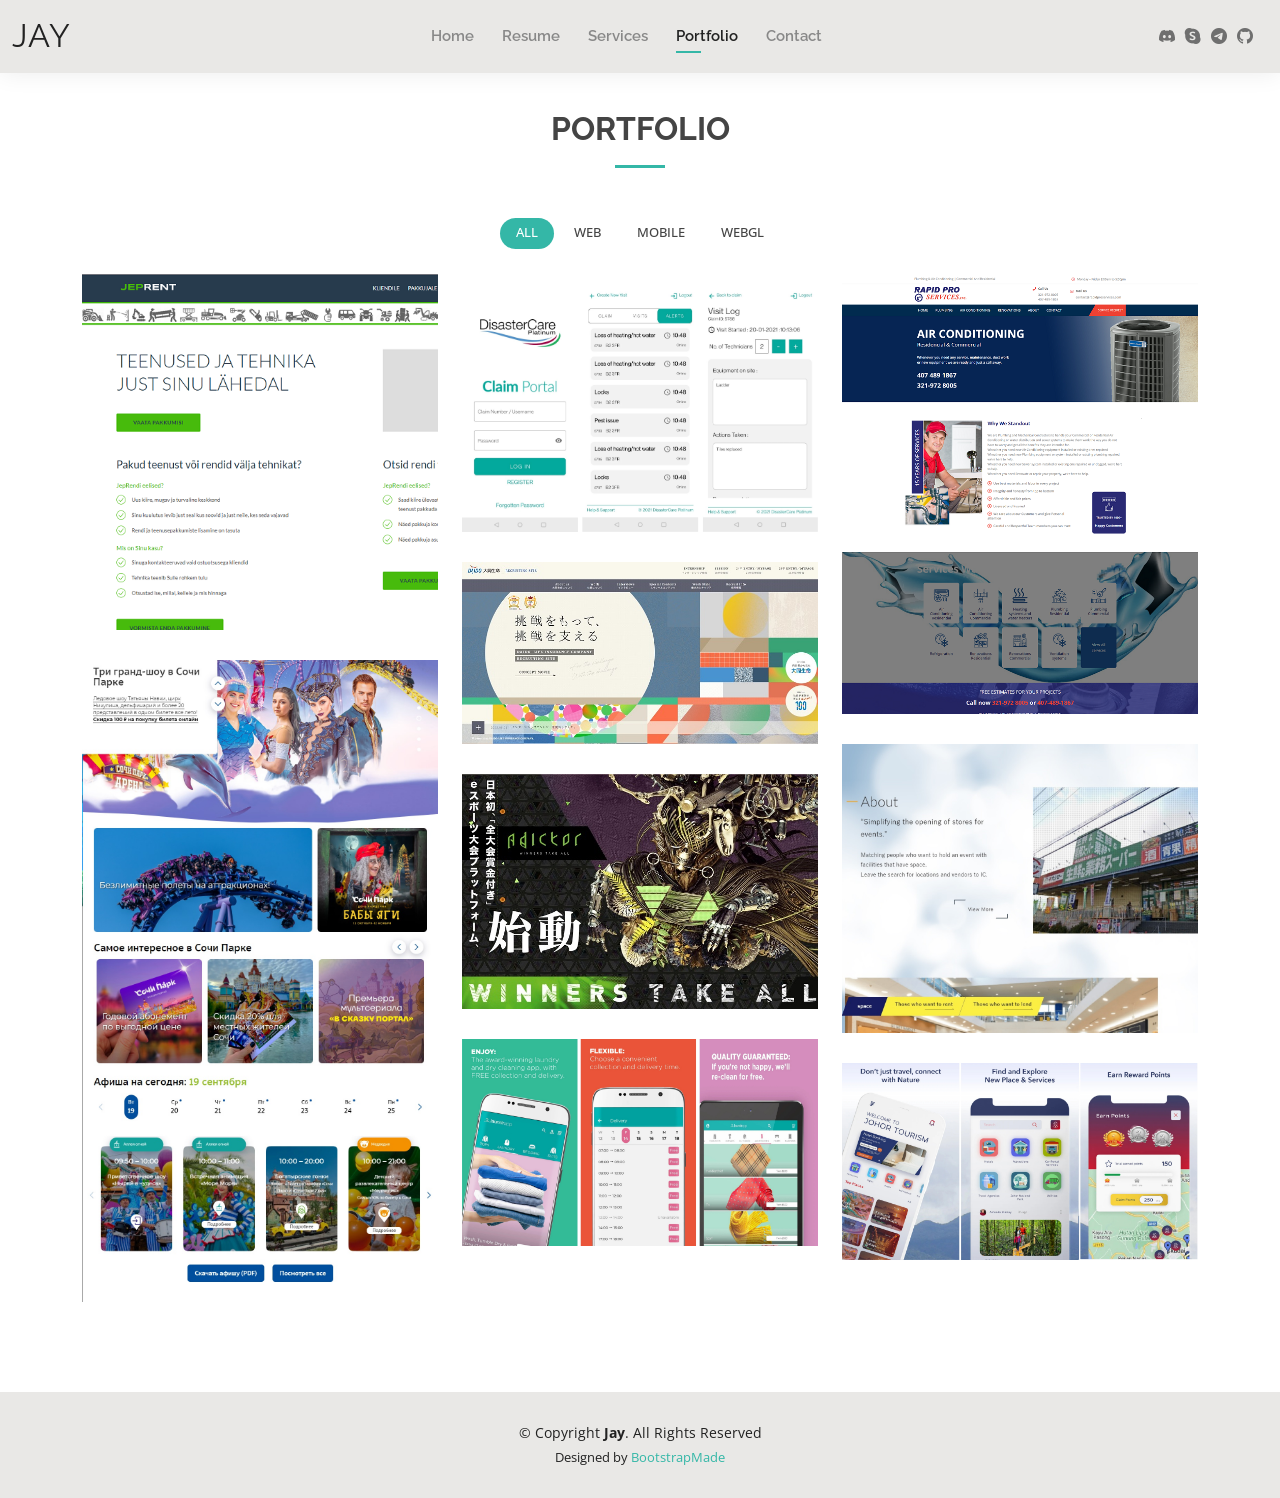
<file: portfolio.html>
<!DOCTYPE html>
<html lang="en">

<head>
  <meta charset="utf-8">
  <meta content="width=device-width, initial-scale=1.0" name="viewport">

  <title>Portfolio - Jay Website</title>
  <meta content="" name="description">
  <meta content="" name="keywords">

  <!-- Favicons -->
  <link href="assets/img/favicon.png" rel="icon">
  <link href="assets/img/apple-touch-icon.png" rel="apple-touch-icon">

  <!-- Google Fonts -->
  <link href="https://fonts.googleapis.com/css?family=Open+Sans:300,300i,400,400i,600,600i,700,700i|Raleway:300,300i,400,400i,500,500i,600,600i,700,700i|Poppins:300,300i,400,400i,500,500i,600,600i,700,700i" rel="stylesheet">

  <!-- Vendor CSS Files -->
  <link href="assets/vendor/aos/aos.css" rel="stylesheet">
  <link href="assets/vendor/bootstrap/css/bootstrap.min.css" rel="stylesheet">
  <link href="assets/vendor/bootstrap-icons/bootstrap-icons.css" rel="stylesheet">
  <link href="assets/vendor/boxicons/css/boxicons.min.css" rel="stylesheet">
  <link href="assets/vendor/glightbox/css/glightbox.min.css" rel="stylesheet">
  <link href="assets/vendor/swiper/swiper-bundle.min.css" rel="stylesheet">

  <!-- Template Main CSS File -->
  <link href="assets/css/style.css" rel="stylesheet">

  <!-- =======================================================
  * Template Name: Jay
  * Updated: Jul 27 2023 with Bootstrap v5.3.1
  * Template URL: https://bootstrapmade.com/Jay-free-bootstrap-cv-resume-html-template/
  * Author: BootstrapMade.com
  * License: https://bootstrapmade.com/license/
  ======================================================== -->
</head>

<body>

  <!-- ======= Header ======= -->
  <header id="header" class="fixed-top">
    <div class="container-fluid d-flex justify-content-between align-items-center">

      <h1 class="logo me-auto me-lg-0"><a href="index.html">Jay</a></h1>
      <!-- Uncomment below if you prefer to use an image logo -->
      <!-- <a href="index.html" class="logo"><img src="assets/img/logo.png" alt="" class="img-fluid"></a>-->

      <nav id="navbar" class="navbar order-last order-lg-0">
        <ul>
          <li><a href="index.html">Home</a></li>
          <li><a href="resume.html">Resume</a></li>
          <li><a href="services.html">Services</a></li>
          <li><a class="active" href="portfolio.html">Portfolio</a></li>
          <li><a href="contact.html">Contact</a></li>
        </ul>
        <i class="bi bi-list mobile-nav-toggle"></i>
      </nav><!-- .navbar -->

      <div class="header-social-links">
        <a href="https://discord.com/users/jyah1226_60755" target="_blank" class="discord"><i class="bi bi-discord"></i></a>
        <a href="https://join.skype.com/invite/ukeEJ9tkwibb" target="_blank" class="skype"><i class="bi bi-skype"></i></a>
        <a href="https://t.me/jayhayasi" target="_blank" class="telegram"><i class="bi bi-telegram"></i></a>
        <a href="https://github.com/ninjadev0831" target="_blank" class="github"><i class="bi bi-github"></i></i></a>
      </div>

    </div>

  </header><!-- End Header -->

  <main id="main">

    <!-- ======= Portfolio Section ======= -->
    <section id="portfolio" class="portfolio">
      <div class="container" data-aos="fade-up">

        <div class="section-title">
          <h2>Portfolio</h2>
        </div>

        <div class="row" data-aos="fade-up" data-aos-delay="100">
          <div class="col-lg-12 d-flex justify-content-center">
            <ul id="portfolio-flters">
              <li data-filter="*" class="filter-active">All</li>
              <li data-filter=".filter-web">Web</li>
              <li data-filter=".filter-mobile">Mobile</li>
              <li data-filter=".filter-webgl">WebGL</li>
            </ul>
          </div>
        </div>

        <div class="row portfolio-container" data-aos="fade-up" data-aos-delay="200">

          <div class="col-lg-4 col-md-6 portfolio-item filter-web">
            <div class="portfolio-wrap">
              <img src="assets/img/portfolio/portfolio-1.jpg" class="img-fluid" alt="">
              <div class="portfolio-info">
                <h4>Web 1</h4>
                <p>Web</p>
                <div class="portfolio-links">
                  <a href="assets/img/portfolio/portfolio-1.jpg" data-gallery="portfolioGallery" class="portfolio-lightbox" title="Web"><i class="bx bx-plus"></i></a>
                  <a href="Web_Product1.html" class="portfolio-details-lightbox" data-glightbox="type: external" title="Portfolio Details"><i class="bx bx-link"></i></a>
                </div>
              </div>
            </div>
          </div>       

          <div class="col-lg-4 col-md-6 portfolio-item filter-mobile">
            <div class="portfolio-wrap">
              <img src="assets/img/portfolio/portfolio-4.jpg" class="img-fluid" alt="">
              <div class="portfolio-info">
                <h4>Mobile 1</h4>
                <p>Mobile</p>
                <div class="portfolio-links">
                  <a href="assets/img/portfolio/portfolio-4.jpg" data-gallery="portfolioGallery" class="portfolio-lightbox" title="Mobile App"><i class="bx bx-plus"></i></a>
                  <a href="Mobile_Product1.html" class="portfolio-details-lightbox" data-glightbox="type: external" title="Portfolio Details"><i class="bx bx-link"></i></a>
                </div>
              </div>
            </div>
          </div>
          
          <div class="col-lg-4 col-md-6 portfolio-item filter-web">
            <div class="portfolio-wrap">
              <img src="assets/img/portfolio/portfolio-3.jpg" class="img-fluid" alt="">
              <div class="portfolio-info">
                <h4>Web 3</h4>
                <p>Web</p>
                <div class="portfolio-links">
                  <a href="assets/img/portfolio/portfolio-3.jpg" data-gallery="portfolioGallery" class="portfolio-lightbox" title="Web"><i class="bx bx-plus"></i></a>
                  <a href="Web_product3.html" class="portfolio-details-lightbox" data-glightbox="type: external" title="Portfolio Details"><i class="bx bx-link"></i></a>
                </div>
              </div>
            </div>
          </div>

          <div class="col-lg-4 col-md-6 portfolio-item filter-webgl">
            <div class="portfolio-wrap">
              <img src="assets/img/portfolio/portfolio-7.jpg" class="img-fluid" alt="">
              <div class="portfolio-info">
                <h4>WebGl 1</h4>
                <p>WebGl</p>
                <div class="portfolio-links">
                  <a href="assets/img/portfolio/portfolio-7.jpg" data-gallery="portfolioGallery" class="portfolio-lightbox" title="WebGL"><i class="bx bx-plus"></i></a>
                  <a href="WebGL_Product1.html" class="portfolio-details-lightbox" data-glightbox="type: external" title="Portfolio Details"><i class="bx bx-link"></i></a>
                </div>
              </div>
            </div>
          </div>

          <div class="col-lg-4 col-md-6 portfolio-item filter-web">
            <div class="portfolio-wrap">
              <img src="assets/img/portfolio/portfolio-2.jpg" class="img-fluid" alt="">
              <div class="portfolio-info">
                <h4>Web 2</h4>
                <p>Web</p>
                <div class="portfolio-links">
                  <a href="assets/img/portfolio/portfolio-2.jpg" data-gallery="portfolioGallery" class="portfolio-lightbox" title="Web"><i class="bx bx-plus"></i></a>
                  <a href="Web_product2.html" class="portfolio-details-lightbox" data-glightbox="type: external" title="Portfolio Details"><i class="bx bx-link"></i></a>
                </div>
              </div>
            </div>
          </div>

          <div class="col-lg-4 col-md-6 portfolio-item filter-webgl">
            <div class="portfolio-wrap">
              <img src="assets/img/portfolio/portfolio-8.jpg" class="img-fluid" alt="">
              <div class="portfolio-info">
                <h4>WebGL 2</h4>
                <p>WebGL</p>
                <div class="portfolio-links">
                  <a href="assets/img/portfolio/portfolio-8.jpg" data-gallery="portfolioGallery" class="portfolio-lightbox" title="WebGL"><i class="bx bx-plus"></i></a>
                  <a href="WebGL_product2.html" class="portfolio-details-lightbox" data-glightbox="type: external" title="Portfolio Details"><i class="bx bx-link"></i></a>
                </div>
              </div>
            </div>
          </div>

          <div class="col-lg-4 col-md-6 portfolio-item filter-webgl">
            <div class="portfolio-wrap">
              <img src="assets/img/portfolio/portfolio-9.jpg" class="img-fluid" alt="">
              <div class="portfolio-info">
                <h4>WebGL 3</h4>
                <p>WebGL</p>
                <div class="portfolio-links">
                  <a href="assets/img/portfolio/portfolio-9.jpg" data-gallery="portfolioGallery" class="portfolio-lightbox" title="WebGL"><i class="bx bx-plus"></i></a>
                  <a href="WebGL_Product3.html" class="portfolio-details-lightbox" data-glightbox="type: external" title="Portfolio Details"><i class="bx bx-link"></i></a>
                </div>
              </div>
            </div>
          </div>

          <div class="col-lg-4 col-md-6 portfolio-item filter-mobile">
            <div class="portfolio-wrap">
              <img src="assets/img/portfolio/portfolio-5.jpg" class="img-fluid" alt="">
              <div class="portfolio-info">
                <h4>Mobile 2</h4>
                <p>Mobile</p>
                <div class="portfolio-links">
                  <a href="assets/img/portfolio/portfolio-5.jpg" data-gallery="portfolioGallery" class="portfolio-lightbox" title="Mobile App"><i class="bx bx-plus"></i></a>
                  <a href="Mobile_product2.html" class="portfolio-details-lightbox" data-glightbox="type: external" title="Portfolio Details"><i class="bx bx-link"></i></a>
                </div>
              </div>
            </div>
          </div>

          <div class="col-lg-4 col-md-6 portfolio-item filter-mobile">
            <div class="portfolio-wrap">
              <img src="assets/img/portfolio/portfolio-6.jpg" class="img-fluid" alt="">
              <div class="portfolio-info">
                <h4>Mobile 3</h4>
                <p>Mobile</p>
                <div class="portfolio-links">
                  <a href="assets/img/portfolio/portfolio-6.jpg" data-gallery="portfolioGallery" class="portfolio-lightbox" title="Mobile App"><i class="bx bx-plus"></i></a>
                  <a href="Mobile_product3.html" class="portfolio-details-lightbox" data-glightbox="type: external" title="Portfolio Details"><i class="bx bx-link"></i></a>
                </div>
              </div>
            </div>
          </div>

          

        </div>

      </div>
    </section><!-- End Portfolio Section -->

  </main><!-- End #main -->

  <!-- ======= Footer ======= -->
  <footer id="footer">
    <div class="container">
      <div class="copyright">
        &copy; Copyright <strong><span>Jay</span></strong>. All Rights Reserved
      </div>
      <div class="credits">
        <!-- All the links in the footer should remain intact. -->
        <!-- You can delete the links only if you purchased the pro version. -->
        <!-- Licensing information: https://bootstrapmade.com/license/ -->
        <!-- Purchase the pro version with working PHP/AJAX contact form: https://bootstrapmade.com/Jay-free-bootstrap-cv-resume-html-template/ -->
        Designed by <a href="https://bootstrapmade.com/">BootstrapMade</a>
      </div>
    </div>
  </footer><!-- End  Footer -->

  <div id="preloader"></div>
  <a href="#" class="back-to-top d-flex align-items-center justify-content-center"><i class="bi bi-arrow-up-short"></i></a>

  <!-- Vendor JS Files -->
  <script src="assets/vendor/purecounter/purecounter_vanilla.js"></script>
  <script src="assets/vendor/aos/aos.js"></script>
  <script src="assets/vendor/bootstrap/js/bootstrap.bundle.min.js"></script>
  <script src="assets/vendor/glightbox/js/glightbox.min.js"></script>
  <script src="assets/vendor/isotope-layout/isotope.pkgd.min.js"></script>
  <script src="assets/vendor/swiper/swiper-bundle.min.js"></script>
  <script src="assets/vendor/waypoints/noframework.waypoints.js"></script>
  <script src="assets/vendor/php-email-form/validate.js"></script>

  <!-- Template Main JS File -->
  <script src="assets/js/main.js"></script>

</body>

</html>
</file>
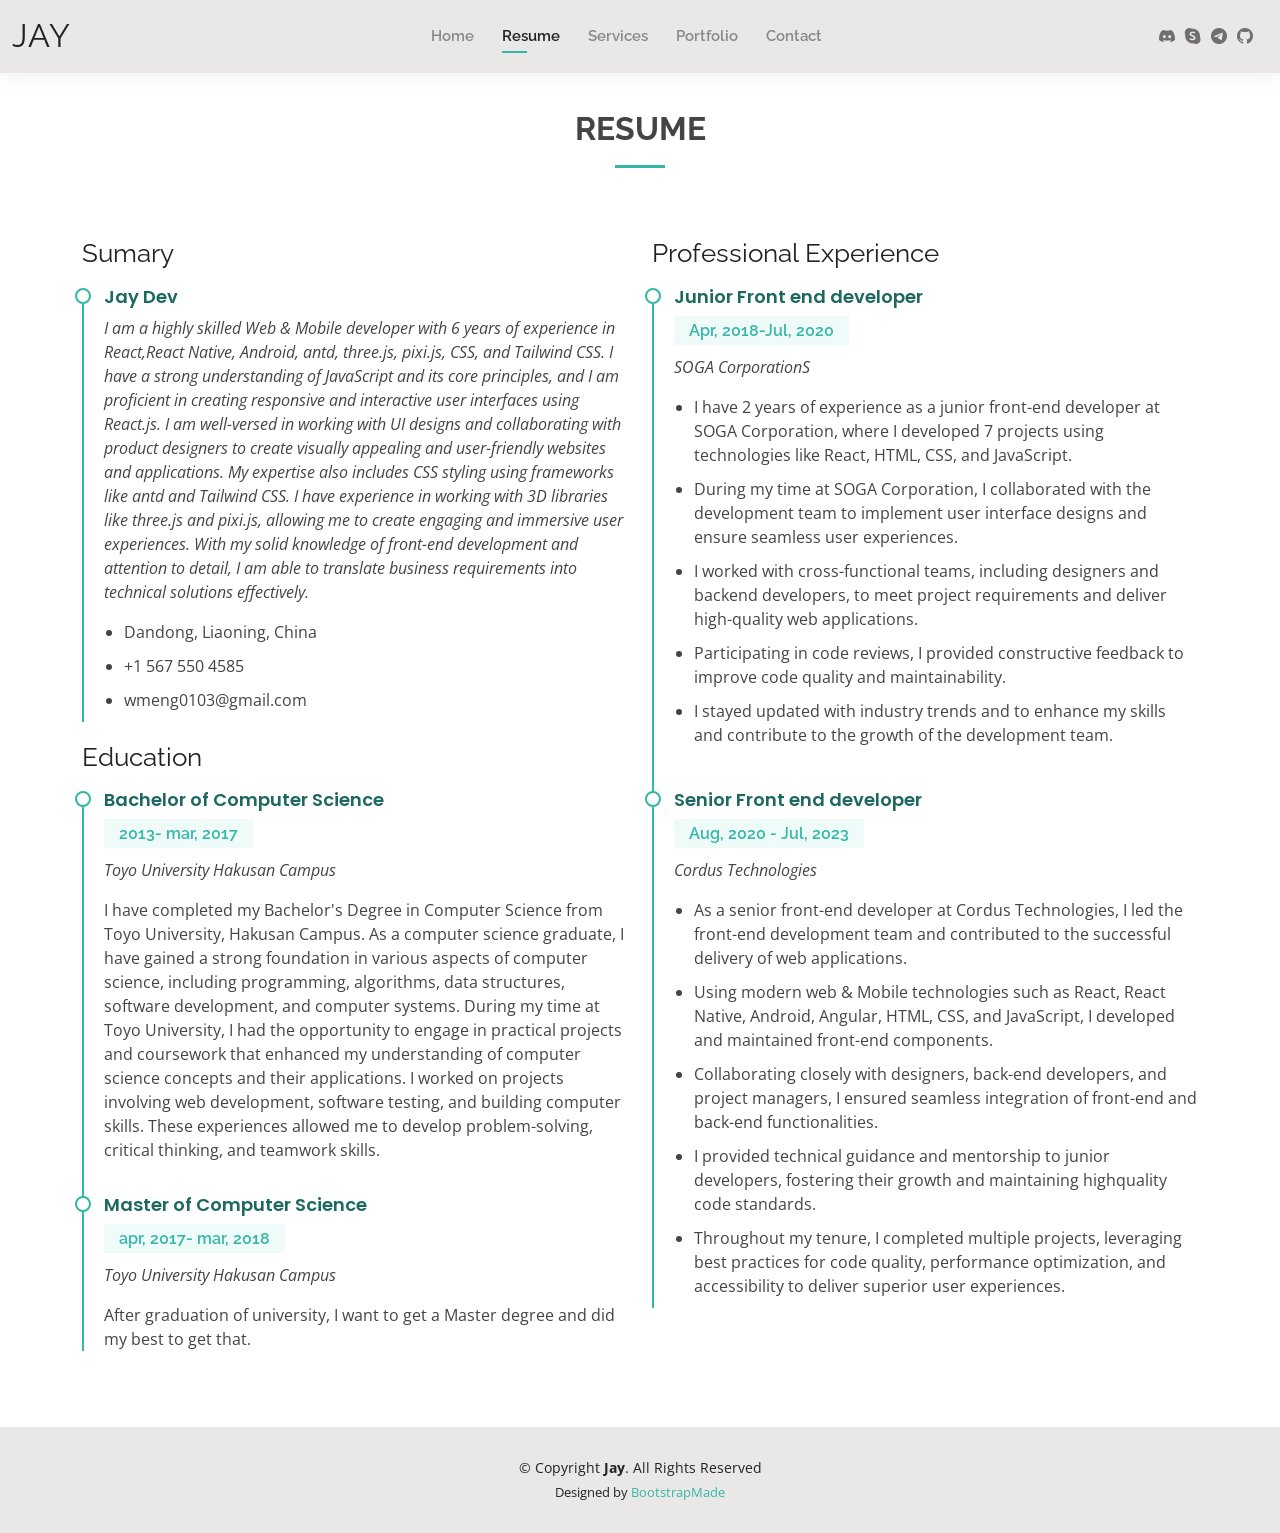
<file: resume.html>
<!DOCTYPE html>
<html lang="en">

<head>
  <meta charset="utf-8">
  <meta content="width=device-width, initial-scale=1.0" name="viewport">

  <title>Resume - Jay Website</title>
  <meta content="" name="description">
  <meta content="" name="keywords">

  <!-- Favicons -->
  <link href="assets/img/favicon.png" rel="icon">
  <link href="assets/img/apple-touch-icon.png" rel="apple-touch-icon">

  <!-- Google Fonts -->
  <link href="https://fonts.googleapis.com/css?family=Open+Sans:300,300i,400,400i,600,600i,700,700i|Raleway:300,300i,400,400i,500,500i,600,600i,700,700i|Poppins:300,300i,400,400i,500,500i,600,600i,700,700i" rel="stylesheet">

  <!-- Vendor CSS Files -->
  <link href="assets/vendor/aos/aos.css" rel="stylesheet">
  <link href="assets/vendor/bootstrap/css/bootstrap.min.css" rel="stylesheet">
  <link href="assets/vendor/bootstrap-icons/bootstrap-icons.css" rel="stylesheet">
  <link href="assets/vendor/boxicons/css/boxicons.min.css" rel="stylesheet">
  <link href="assets/vendor/glightbox/css/glightbox.min.css" rel="stylesheet">
  <link href="assets/vendor/swiper/swiper-bundle.min.css" rel="stylesheet">

  <!-- Template Main CSS File -->
  <link href="assets/css/style.css" rel="stylesheet">

  <!-- =======================================================
  * Template Name: Jay
  * Updated: Jul 27 2023 with Bootstrap v5.3.1
  * Template URL: https://bootstrapmade.com/kelly-free-bootstrap-cv-resume-html-template/
  * Author: BootstrapMade.com
  * License: https://bootstrapmade.com/license/
  ======================================================== -->
</head>

<body>

  <!-- ======= Header ======= -->
  <header id="header" class="fixed-top">
    <div class="container-fluid d-flex justify-content-between align-items-center">

      <h1 class="logo me-auto me-lg-0"><a href="index.html">Jay</a></h1>
      <!-- Uncomment below if you prefer to use an image logo -->
      <!-- <a href="index.html" class="logo"><img src="assets/img/logo.png" alt="" class="img-fluid"></a>-->

      <nav id="navbar" class="navbar order-last order-lg-0">
        <ul>
          <li><a href="index.html">Home</a></li>
          <li><a class="active" href="resume.html">Resume</a></li>
          <li><a href="services.html">Services</a></li>
          <li><a href="portfolio.html">Portfolio</a></li>
          <li><a href="contact.html">Contact</a></li>
        </ul>
        <i class="bi bi-list mobile-nav-toggle"></i>
      </nav><!-- .navbar -->

      <div class="header-social-links">
        <a href="https://discord.com/users/jyah1226_60755" target="_blank" class="discord"><i class="bi bi-discord"></i></a>
        <a href="https://join.skype.com/invite/ukeEJ9tkwibb" target="_blank" class="skype"><i class="bi bi-skype"></i></a>
        <a href="https://t.me/jayhayasi" target="_blank" class="telegram"><i class="bi bi-telegram"></i></a>
        <a href="https://github.com/ninjadev0831" target="_blank" class="github"><i class="bi bi-github"></i></i></a>
      </div>

    </div>

  </header><!-- End Header -->

  <main id="main">

    <!-- ======= Resume Section ======= -->
    <section id="resume" class="resume">
      <div class="container" data-aos="fade-up">

        <div class="section-title">
          <h2>Resume</h2>
          <p></p>
        </div>

        <div class="row">
          <div class="col-lg-6">
            <h3 class="resume-title">Sumary</h3>
            <div class="resume-item pb-0">
              <h4>Jay Dev</h4>
              <p><em>I am a highly skilled Web & Mobile developer with 6 years of
                experience in React,React Native, Android, antd, three.js, pixi.js, CSS, and
                Tailwind CSS. I have a strong understanding of JavaScript
                and its core principles, and I am proficient in creating
                responsive and interactive user interfaces using React.js. I am well-versed in working with UI designs and
                collaborating with product designers to create visually
                appealing and user-friendly websites and applications. My
                expertise also includes CSS styling using frameworks like
                antd and Tailwind CSS. I have experience in working with
                3D libraries like three.js and pixi.js, allowing me to create
                engaging and immersive user experiences. With my solid
                knowledge of front-end development and attention to
                detail, I am able to translate business requirements into
                technical solutions effectively.</em></p>
              <p>
              <ul>
                <li>Dandong, Liaoning, China</li>
                <li>+1 567 550 4585</li>
                <li>wmeng0103@gmail.com</li>
              </ul>
              </p>
            </div>

            <h3 class="resume-title">Education</h3>
            <div class="resume-item">
              <h4>Bachelor of Computer Science</h4>
              <h5>2013- mar, 2017</h5>
              <p><em>Toyo University Hakusan Campus</em></p>
              <p>I have completed my Bachelor's Degree in Computer
                Science from Toyo University, Hakusan Campus. As a
                computer science graduate, I have gained a strong
                foundation in various aspects of computer science,
                including programming, algorithms, data structures,
                software development, and computer systems.
                During my time at Toyo University, I had the opportunity to
                engage in practical projects and coursework that
                enhanced my understanding of computer science
                concepts and their applications. I worked on projects
                involving web development, software testing, and
                building computer skills. These experiences allowed me
                to develop problem-solving, critical thinking, and
                teamwork skills.
              </p>
            </div>
            <div class="resume-item">
              <h4>Master of Computer Science</h4>
              <h5> apr, 2017- mar, 2018</h5>
              <p><em>Toyo University Hakusan Campus</em></p>
              <p>After graduation of university, I want to get a Master
                degree and did my best to get that.</p>
            </div>
          </div>
          <div class="col-lg-6">
            <h3 class="resume-title">Professional Experience</h3>
            <div class="resume-item">
              <h4>Junior Front end developer</h4>
              <h5>Apr, 2018-Jul, 2020</h5>
              <p><em>SOGA CorporationS</em></p>
              <p>
              <ul>
                <li>I have 2 years of experience as a junior front-end developer at SOGA Corporation, where I developed 7 projects using technologies like React, HTML, CSS, and JavaScript.</li>
                <li>During my time at SOGA Corporation, I collaborated with the development team to implement user interface designs and ensure seamless user experiences.</li>
                <li>I worked with cross-functional teams, including designers and backend developers, to meet project requirements and deliver high-quality web applications.</li>
                <li>Participating in code reviews, I provided constructive feedback to improve code quality and maintainability.</li>
                <li>I stayed updated with industry trends and  to enhance my skills and contribute to the  growth of the development team.</li>
              </ul>
              </p>
            </div>
            <div class="resume-item">
              <h4>Senior Front end developer</h4>
              <h5>Aug, 2020 - Jul, 2023</h5>
              <p><em>Cordus Technologies</em></p>
              <p>
              <ul>
                <li>As a senior front-end developer at Cordus Technologies, I led the front-end development team and contributed to the successful delivery of web applications.</li>
                <li>Using modern web & Mobile technologies such as React, React Native, Android, Angular, HTML, CSS, and JavaScript, I developed and maintained front-end components.</li>
                <li>Collaborating closely with designers, back-end developers, and project managers, I ensured seamless integration of front-end and back-end functionalities.</li>
                <li>I provided technical guidance and mentorship to junior developers, fostering their growth and maintaining highquality code standards.</li>
                <li>Throughout my tenure, I completed multiple projects, leveraging best practices for code quality, performance optimization, and accessibility to deliver superior user experiences.</li>
              </ul>
              </p>
            </div>
          </div>
        </div>

      </div>
    </section><!-- End Resume Section -->

  </main><!-- End #main -->

  <!-- ======= Footer ======= -->
  <footer id="footer">
    <div class="container">
      <div class="copyright">
        &copy; Copyright <strong><span>Jay</span></strong>. All Rights Reserved
      </div>
      <div class="credits">
        <!-- All the links in the footer should remain intact. -->
        <!-- You can delete the links only if you purchased the pro version. -->
        <!-- Licensing information: https://bootstrapmade.com/license/ -->
        <!-- Purchase the pro version with working PHP/AJAX contact form: https://bootstrapmade.com/kelly-free-bootstrap-cv-resume-html-template/ -->
        Designed by <a href="https://bootstrapmade.com/">BootstrapMade</a>
      </div>
    </div>
  </footer><!-- End  Footer -->

  <div id="preloader"></div>
  <a href="#" class="back-to-top d-flex align-items-center justify-content-center"><i class="bi bi-arrow-up-short"></i></a>

  <!-- Vendor JS Files -->
  <script src="assets/vendor/purecounter/purecounter_vanilla.js"></script>
  <script src="assets/vendor/aos/aos.js"></script>
  <script src="assets/vendor/bootstrap/js/bootstrap.bundle.min.js"></script>
  <script src="assets/vendor/glightbox/js/glightbox.min.js"></script>
  <script src="assets/vendor/isotope-layout/isotope.pkgd.min.js"></script>
  <script src="assets/vendor/swiper/swiper-bundle.min.js"></script>
  <script src="assets/vendor/waypoints/noframework.waypoints.js"></script>
  <script src="assets/vendor/php-email-form/validate.js"></script>

  <!-- Template Main JS File -->
  <script src="assets/js/main.js"></script>

</body>

</html>
</file>
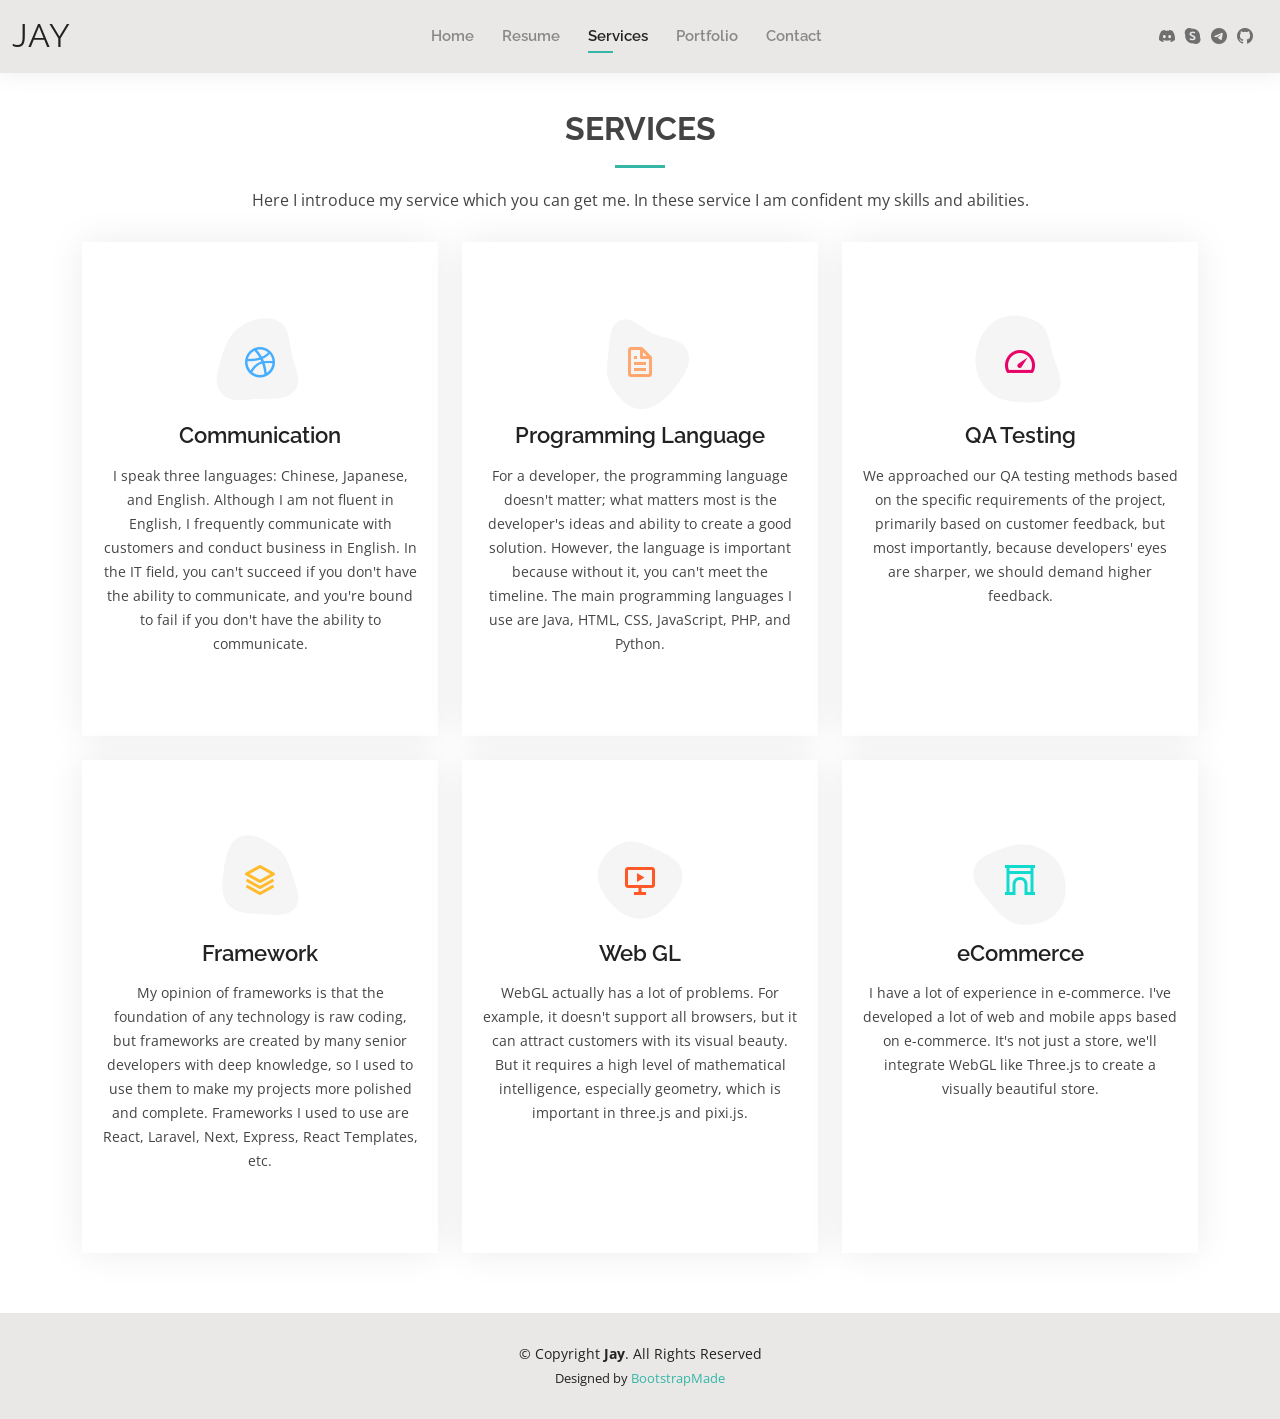
<file: services.html>
<!DOCTYPE html>
<html lang="en">

<head>
  <meta charset="utf-8">
  <meta content="width=device-width, initial-scale=1.0" name="viewport">

  <title>Services - Jay Website</title>
  <meta content="" name="description">
  <meta content="" name="keywords">

  <!-- Favicons -->
  <link href="assets/img/favicon.png" rel="icon">
  <link href="assets/img/apple-touch-icon.png" rel="apple-touch-icon">

  <!-- Google Fonts -->
  <link href="https://fonts.googleapis.com/css?family=Open+Sans:300,300i,400,400i,600,600i,700,700i|Raleway:300,300i,400,400i,500,500i,600,600i,700,700i|Poppins:300,300i,400,400i,500,500i,600,600i,700,700i" rel="stylesheet">

  <!-- Vendor CSS Files -->
  <link href="assets/vendor/aos/aos.css" rel="stylesheet">
  <link href="assets/vendor/bootstrap/css/bootstrap.min.css" rel="stylesheet">
  <link href="assets/vendor/bootstrap-icons/bootstrap-icons.css" rel="stylesheet">
  <link href="assets/vendor/boxicons/css/boxicons.min.css" rel="stylesheet">
  <link href="assets/vendor/glightbox/css/glightbox.min.css" rel="stylesheet">
  <link href="assets/vendor/swiper/swiper-bundle.min.css" rel="stylesheet">

  <!-- Template Main CSS File -->
  <link href="assets/css/style.css" rel="stylesheet">

  <!-- =======================================================
  * Template Name: Jay
  * Updated: Jul 27 2023 with Bootstrap v5.3.1
  * Template URL: https://bootstrapmade.com/Jay-free-bootstrap-cv-resume-html-template/
  * Author: BootstrapMade.com
  * License: https://bootstrapmade.com/license/
  ======================================================== -->
</head>

<body>

  <!-- ======= Header ======= -->
  <header id="header" class="fixed-top">
    <div class="container-fluid d-flex justify-content-between align-items-center">

      <h1 class="logo me-auto me-lg-0"><a href="index.html">Jay</a></h1>
      <!-- Uncomment below if you prefer to use an image logo -->
      <!-- <a href="index.html" class="logo"><img src="assets/img/logo.png" alt="" class="img-fluid"></a>-->

      <nav id="navbar" class="navbar order-last order-lg-0">
        <ul>
          <li><a href="index.html">Home</a></li>
          <li><a href="resume.html">Resume</a></li>
          <li><a class="active" href="services.html">Services</a></li>
          <li><a href="portfolio.html">Portfolio</a></li>
          <li><a href="contact.html">Contact</a></li>
        </ul>
        <i class="bi bi-list mobile-nav-toggle"></i>
      </nav><!-- .navbar -->

      <div class="header-social-links">
        <a href="https://discord.com/users/jyah1226_60755" target="_blank" class="discord"><i class="bi bi-discord"></i></a>
        <a href="https://join.skype.com/invite/ukeEJ9tkwibb" target="_blank" class="skype"><i class="bi bi-skype"></i></a>
        <a href="https://t.me/jayhayasi" target="_blank" class="telegram"><i class="bi bi-telegram"></i></a>
        <a href="https://github.com/ninjadev0831" target="_blank" class="github"><i class="bi bi-github"></i></i></a>
      </div>

    </div>

  </header><!-- End Header -->

  <main id="main">

    <!-- ======= Services Section ======= -->
    <section id="services" class="services">
      <div class="container" data-aos="fade-up">

        <div class="section-title">
          <h2>Services</h2>
          <p>Here I introduce my service which you can get me. In these service I am confident my skills and abilities.</p>
        </div>

        <div class="row">
          <div class="col-lg-4 col-md-6 d-flex align-items-stretch" data-aos="zoom-in" data-aos-delay="100">
            <div class="icon-box iconbox-blue">
              <div class="icon">
                <svg width="100" height="100" viewBox="0 0 600 600" xmlns="http://www.w3.org/2000/svg">
                  <path stroke="none" stroke-width="0" fill="#f5f5f5" d="M300,521.0016835830174C376.1290562159157,517.8887921683347,466.0731472004068,529.7835943286574,510.70327084640275,468.03025145048787C554.3714126377745,407.6079735673963,508.03601936045806,328.9844924480964,491.2728898941984,256.3432110539036C474.5976632858925,184.082847569629,479.9380746630129,96.60480741107993,416.23090153303,58.64404602377083C348.86323505073057,18.502131276798302,261.93793281208167,40.57373210992963,193.5410806939664,78.93577620505333C130.42746243093433,114.334589627462,98.30271207620316,179.96522072025542,76.75703585869454,249.04625023123273C51.97151888228291,328.5150500222984,13.704378332031375,421.85034740162234,66.52175969318436,486.19268352777647C119.04800174914682,550.1803526380478,217.28368757567262,524.383925680826,300,521.0016835830174"></path>
                </svg>
                <i class="bx bxl-dribbble"></i>
              </div>
              <h4><a href="">Communication</a></h4>
              <p>I speak three languages: Chinese, Japanese, and English. Although I am not fluent in English, I frequently communicate with customers and conduct business in English. In the IT field, you can't succeed if you don't have the ability to communicate, and you're bound to fail if you don't have the ability to communicate.</p>
            </div>
          </div>

          <div class="col-lg-4 col-md-6 d-flex align-items-stretch mt-4 mt-md-0" data-aos="zoom-in" data-aos-delay="200">
            <div class="icon-box iconbox-orange ">
              <div class="icon">
                <svg width="100" height="100" viewBox="0 0 600 600" xmlns="http://www.w3.org/2000/svg">
                  <path stroke="none" stroke-width="0" fill="#f5f5f5" d="M300,582.0697525312426C382.5290701553225,586.8405444964366,449.9789794690241,525.3245884688669,502.5850820975895,461.55621195738473C556.606425686781,396.0723002908107,615.8543463187945,314.28637112970534,586.6730223649479,234.56875336149918C558.9533121215079,158.8439757836574,454.9685369536778,164.00468322053177,381.49747125262974,130.76875717737553C312.15926192815925,99.40240125094834,248.97055460311594,18.661163978235184,179.8680185752513,50.54337015887873C110.5421016452524,82.52863877960104,119.82277516462835,180.83849132639028,109.12597500060166,256.43424936330496C100.08760227029461,320.3096726198365,92.17705696193138,384.0621239912766,124.79988738764834,439.7174275375508C164.83382741302287,508.01625554203684,220.96474134820875,577.5009287672846,300,582.0697525312426"></path>
                </svg>
                <i class="bx bx-file"></i>
              </div>
              <h4><a href="">Programming Language</a></h4>
              <p>For a developer, the programming language doesn't matter; what matters most is the developer's ideas and ability to create a good solution. However, the language is important because without it, you can't meet the timeline. The main programming languages I use are Java, HTML, CSS, JavaScript, PHP, and Python.</p>
            </div>
          </div>

          <div class="col-lg-4 col-md-6 d-flex align-items-stretch mt-4 mt-lg-0" data-aos="zoom-in" data-aos-delay="300">
            <div class="icon-box iconbox-pink">
              <div class="icon">
                <svg width="100" height="100" viewBox="0 0 600 600" xmlns="http://www.w3.org/2000/svg">
                  <path stroke="none" stroke-width="0" fill="#f5f5f5" d="M300,541.5067337569781C382.14930387511276,545.0595476570109,479.8736841581634,548.3450877840088,526.4010558755058,480.5488172755941C571.5218469581645,414.80211281144784,517.5187510058486,332.0715597781072,496.52539010469104,255.14436215662573C477.37192572678356,184.95920475031193,473.57363656557914,105.61284051026155,413.0603344069578,65.22779650032875C343.27470386102294,18.654635553484475,251.2091493199835,5.337323636656869,175.0934190732945,40.62881213300186C97.87086631185822,76.43348514350839,51.98124368387456,156.15599469081315,36.44837278890362,239.84606092416172C21.716077023791087,319.22268207091537,43.775223500013084,401.1760424656574,96.891909868211,461.97329694683043C147.22146801428983,519.5804099606455,223.5754009179313,538.201503339737,300,541.5067337569781"></path>
                </svg>
                <i class="bx bx-tachometer"></i>
              </div>
              <h4><a href="">QA Testing</a></h4>
              <p>We approached our QA testing methods based on the specific requirements of the project, primarily based on customer feedback, but most importantly, because developers' eyes are sharper, we should demand higher feedback.</p>
            </div>
          </div>

          <div class="col-lg-4 col-md-6 d-flex align-items-stretch mt-4" data-aos="zoom-in" data-aos-delay="100">
            <div class="icon-box iconbox-yellow">
              <div class="icon">
                <svg width="100" height="100" viewBox="0 0 600 600" xmlns="http://www.w3.org/2000/svg">
                  <path stroke="none" stroke-width="0" fill="#f5f5f5" d="M300,503.46388370962813C374.79870501325706,506.71871716319447,464.8034551963731,527.1746412648533,510.4981551193396,467.86667711651364C555.9287308511215,408.9015244558933,512.6030010748507,327.5744911775523,490.211057578863,256.5855673507754C471.097692560561,195.9906835881958,447.69079081568157,138.11976852964426,395.19560036434837,102.3242989838813C329.3053358748298,57.3949838291264,248.02791733380457,8.279543830951368,175.87071277845988,42.242879143198664C103.41431057327972,76.34704239035025,93.79494320519305,170.9812938413882,81.28167332365135,250.07896920659033C70.17666984294237,320.27484674793965,64.84698225790005,396.69656628748305,111.28512138212992,450.4950937839243C156.20124167950087,502.5303643271138,231.32542653798444,500.4755392045468,300,503.46388370962813"></path>
                </svg>
                <i class="bx bx-layer"></i>
              </div>
              <h4><a href="">Framework</a></h4>
              <p>My opinion of frameworks is that the foundation of any technology is raw coding, but frameworks are created by many senior developers with deep knowledge, so I used to use them to make my projects more polished and complete. Frameworks I used to use are React, Laravel, Next, Express, React Templates, etc.</p>
            </div>
          </div>

          <div class="col-lg-4 col-md-6 d-flex align-items-stretch mt-4" data-aos="zoom-in" data-aos-delay="200">
            <div class="icon-box iconbox-red">
              <div class="icon">
                <svg width="100" height="100" viewBox="0 0 600 600" xmlns="http://www.w3.org/2000/svg">
                  <path stroke="none" stroke-width="0" fill="#f5f5f5" d="M300,532.3542879108572C369.38199826031484,532.3153073249985,429.10787420159085,491.63046689027357,474.5244479745417,439.17860296908856C522.8885846962883,383.3225815378663,569.1668002868075,314.3205725914397,550.7432151929288,242.7694973846089C532.6665558377875,172.5657663291529,456.2379748765914,142.6223662098291,390.3689995646985,112.34683881706744C326.66090330228417,83.06452184765237,258.84405631176094,53.51806209861945,193.32584062364296,78.48882559362697C121.61183558270385,105.82097193414197,62.805066853699245,167.19869350419734,48.57481801355237,242.6138429142374C34.843463184063346,315.3850353017275,76.69343916112496,383.4422959591041,125.22947124332185,439.3748458443577C170.7312796277747,491.8107796887764,230.57421082200815,532.3932930995766,300,532.3542879108572"></path>
                </svg>
                <i class="bx bx-slideshow"></i>
              </div>
              <h4><a href="">Web GL</a></h4>
              <p>WebGL actually has a lot of problems. For example, it doesn't support all browsers, but it can attract customers with its visual beauty. But it requires a high level of mathematical intelligence, especially geometry, which is important in three.js and pixi.js.</p>
            </div>
          </div>

          <div class="col-lg-4 col-md-6 d-flex align-items-stretch mt-4" data-aos="zoom-in" data-aos-delay="300">
            <div class="icon-box iconbox-teal">
              <div class="icon">
                <svg width="100" height="100" viewBox="0 0 600 600" xmlns="http://www.w3.org/2000/svg">
                  <path stroke="none" stroke-width="0" fill="#f5f5f5" d="M300,566.797414625762C385.7384707136149,576.1784315230908,478.7894351017131,552.8928747891023,531.9192734346935,484.94944893311C584.6109503024035,417.5663521118492,582.489472248146,322.67544863468447,553.9536738515405,242.03673114598146C529.1557734026468,171.96086150256528,465.24506316201064,127.66468636344209,395.9583748389544,100.7403814666027C334.2173773831606,76.7482773500951,269.4350130405921,84.62216499799875,207.1952322260088,107.2889140133804C132.92018162631612,134.33871894543012,41.79353780512637,160.00259165414826,22.644507872594943,236.69541883565114C3.319112789854554,314.0945973066697,72.72355303640163,379.243833228382,124.04198916343866,440.3218312028393C172.9286146004772,498.5055451809895,224.45579914871206,558.5317968840102,300,566.797414625762"></path>
                </svg>
                <i class="bx bx-arch"></i>
              </div>
              <h4><a href="">eCommerce</a></h4>
              <p>I have a lot of experience in e-commerce. I've developed a lot of web and mobile apps based on e-commerce. It's not just a store, we'll integrate WebGL like Three.js to create a visually beautiful store.</p>
            </div>
          </div>

        </div>

      </div>
    </section><!-- End Services Section -->

  </main><!-- End #main -->

  <!-- ======= Footer ======= -->
  <footer id="footer">
    <div class="container">
      <div class="copyright">
        &copy; Copyright <strong><span>Jay</span></strong>. All Rights Reserved
      </div>
      <div class="credits">
        <!-- All the links in the footer should remain intact. -->
        <!-- You can delete the links only if you purchased the pro version. -->
        <!-- Licensing information: https://bootstrapmade.com/license/ -->
        <!-- Purchase the pro version with working PHP/AJAX contact form: https://bootstrapmade.com/Jay-free-bootstrap-cv-resume-html-template/ -->
        Designed by <a href="https://bootstrapmade.com/">BootstrapMade</a>
      </div>
    </div>
  </footer><!-- End  Footer -->

  <div id="preloader"></div>
  <a href="#" class="back-to-top d-flex align-items-center justify-content-center"><i class="bi bi-arrow-up-short"></i></a>

  <!-- Vendor JS Files -->
  <script src="assets/vendor/purecounter/purecounter_vanilla.js"></script>
  <script src="assets/vendor/aos/aos.js"></script>
  <script src="assets/vendor/bootstrap/js/bootstrap.bundle.min.js"></script>
  <script src="assets/vendor/glightbox/js/glightbox.min.js"></script>
  <script src="assets/vendor/isotope-layout/isotope.pkgd.min.js"></script>
  <script src="assets/vendor/swiper/swiper-bundle.min.js"></script>
  <script src="assets/vendor/waypoints/noframework.waypoints.js"></script>
  <script src="assets/vendor/php-email-form/validate.js"></script>

  <!-- Template Main JS File -->
  <script src="assets/js/main.js"></script>

</body>

</html>
</file>
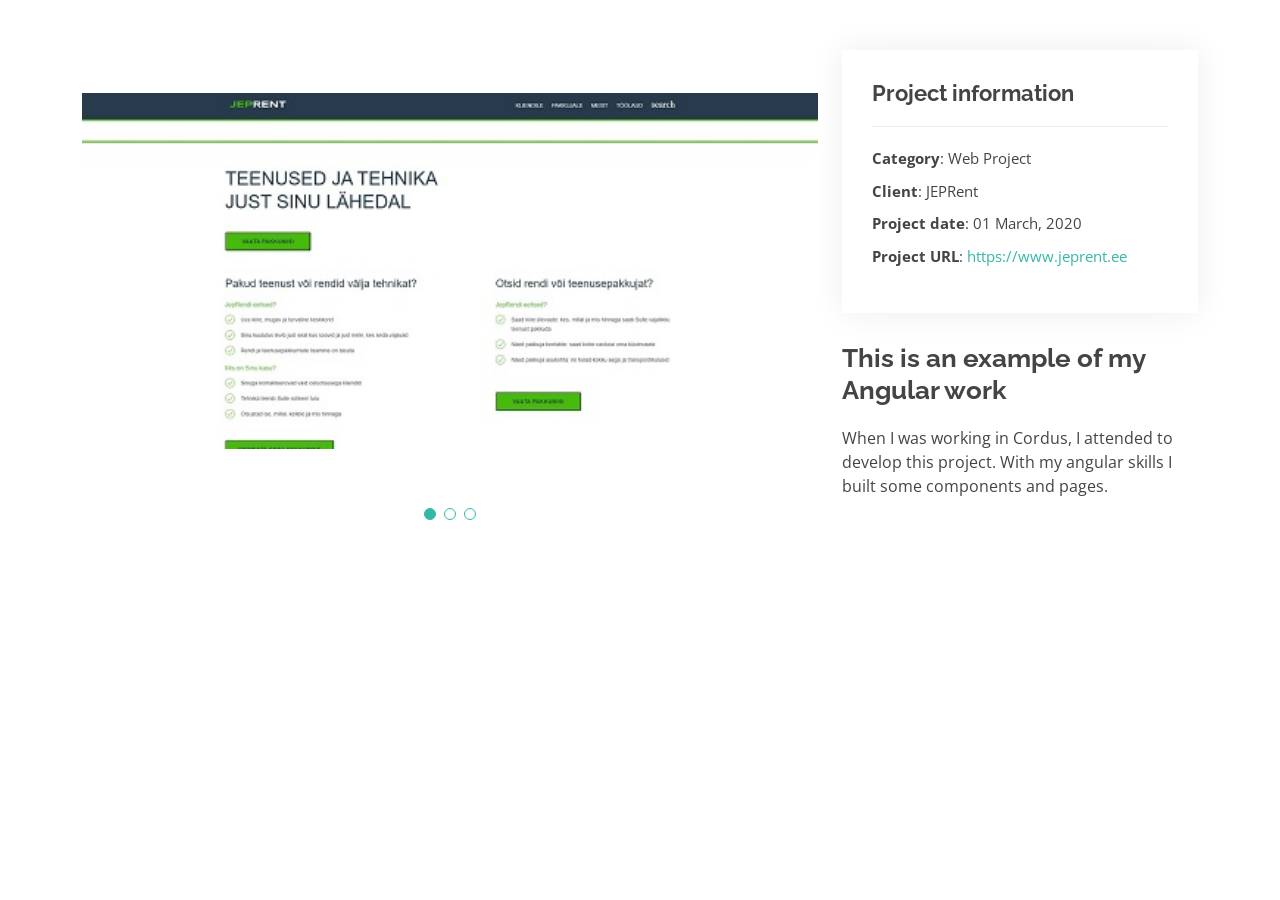
<file: Web_Product1.html>
<!DOCTYPE html>
<html lang="en">

<head>
  <meta charset="utf-8">
  <meta content="width=device-width, initial-scale=1.0" name="viewport">

  <title>Portfolio Details - Jay Website</title>
  <meta content="" name="description">
  <meta content="" name="keywords">

  <!-- Favicons -->
  <link href="assets/img/favicon.png" rel="icon">
  <link href="assets/img/apple-touch-icon.png" rel="apple-touch-icon">

  <!-- Google Fonts -->
  <link href="https://fonts.googleapis.com/css?family=Open+Sans:300,300i,400,400i,600,600i,700,700i|Raleway:300,300i,400,400i,500,500i,600,600i,700,700i|Poppins:300,300i,400,400i,500,500i,600,600i,700,700i" rel="stylesheet">

  <!-- Vendor CSS Files -->
  <link href="assets/vendor/aos/aos.css" rel="stylesheet">
  <link href="assets/vendor/bootstrap/css/bootstrap.min.css" rel="stylesheet">
  <link href="assets/vendor/bootstrap-icons/bootstrap-icons.css" rel="stylesheet">
  <link href="assets/vendor/boxicons/css/boxicons.min.css" rel="stylesheet">
  <link href="assets/vendor/glightbox/css/glightbox.min.css" rel="stylesheet">
  <link href="assets/vendor/swiper/swiper-bundle.min.css" rel="stylesheet">

  <!-- Template Main CSS File -->
  <link href="assets/css/style.css" rel="stylesheet">

  <!-- =======================================================
  * Template Name: Kelly
  * Updated: Jul 27 2023 with Bootstrap v5.3.1
  * Template URL: https://bootstrapmade.com/kelly-free-bootstrap-cv-resume-html-template/
  * Author: BootstrapMade.com
  * License: https://bootstrapmade.com/license/
  ======================================================== -->
</head>

<body>

  <main id="main">

    <!-- ======= Portfolio Details Section ======= -->
    <section id="portfolio-details" class="portfolio-details">
      <div class="container">

        <div class="row gy-4">

          <div class="col-lg-8">
            <div class="portfolio-details-slider swiper">
              <div class="swiper-wrapper align-items-center">

                <div class="swiper-slide">
                  <img src="assets/img/portfolio/portfolio-1_1.jpg" alt="">
                </div>

                <div class="swiper-slide">
                  <img src="assets/img/portfolio/portfolio-1_2.jpg" alt="">
                </div>

                <div class="swiper-slide">
                  <img src="assets/img/portfolio/portfolio-1_3.jpg" alt="">
                </div>

              </div>
              <div class="swiper-pagination"></div>
            </div>
          </div>

          <div class="col-lg-4">
            <div class="portfolio-info">
              <h3>Project information</h3>
              <ul>
                <li><strong>Category</strong>: Web Project</li>
                <li><strong>Client</strong>: JEPRent</li>
                <li><strong>Project date</strong>: 01 March, 2020</li>
                <li><strong>Project URL</strong>: <a href="https://www.jeprent.ee/" target="_blank">https://www.jeprent.ee</a></li>
              </ul>
            </div>
            <div class="portfolio-description">
              <h2>This is an example of my Angular work</h2>
              <p>
                When I was working in Cordus, I attended to develop this project. With my angular skills I built some components and pages.
              </p>
            </div>
          </div>

        </div>

      </div>
    </section><!-- End Portfolio Details Section -->

  </main><!-- End #main -->

  <div id="preloader"></div>
  <a href="#" class="back-to-top d-flex align-items-center justify-content-center"><i class="bi bi-arrow-up-short"></i></a>

  <!-- Vendor JS Files -->
  <script src="assets/vendor/purecounter/purecounter_vanilla.js"></script>
  <script src="assets/vendor/aos/aos.js"></script>
  <script src="assets/vendor/bootstrap/js/bootstrap.bundle.min.js"></script>
  <script src="assets/vendor/glightbox/js/glightbox.min.js"></script>
  <script src="assets/vendor/isotope-layout/isotope.pkgd.min.js"></script>
  <script src="assets/vendor/swiper/swiper-bundle.min.js"></script>
  <script src="assets/vendor/waypoints/noframework.waypoints.js"></script>
  <script src="assets/vendor/php-email-form/validate.js"></script>

  <!-- Template Main JS File -->
  <script src="assets/js/main.js"></script>

</body>

</html>
</file>
<file: assets/css/style.css>
/**
* Template Name: Kelly
* Updated: Jul 27 2023 with Bootstrap v5.3.1
* Template URL: https://bootstrapmade.com/kelly-free-bootstrap-cv-resume-html-template/
* Author: BootstrapMade.com
* License: https://bootstrapmade.com/license/
*/

/*--------------------------------------------------------------
# General
--------------------------------------------------------------*/
body {
  font-family: "Open Sans", sans-serif;
  color: #444444;
}

a {
  color: #34b7a7;
  text-decoration: none;
}

a:hover {
  color: #51cdbe;
  text-decoration: none;
}

h1,
h2,
h3,
h4,
h5,
h6 {
  font-family: "Raleway", sans-serif;
}

#main {
  margin-top: 50px;
}

@media (max-width: 992px) {
  #main {
    margin-top: 30px;
  }
}

/*--------------------------------------------------------------
# Preloader
--------------------------------------------------------------*/
#preloader {
  position: fixed;
  top: 0;
  left: 0;
  right: 0;
  bottom: 0;
  z-index: 9999;
  overflow: hidden;
  background: #fff;
}

#preloader:before {
  content: "";
  position: fixed;
  top: calc(50% - 30px);
  left: calc(50% - 30px);
  border: 6px solid #34b7a7;
  border-top-color: #dcf5f2;
  border-radius: 50%;
  width: 60px;
  height: 60px;
  animation: animate-preloader 1s linear infinite;
}

@keyframes animate-preloader {
  0% {
    transform: rotate(0deg);
  }

  100% {
    transform: rotate(360deg);
  }
}

/*--------------------------------------------------------------
# Back to top button
--------------------------------------------------------------*/
.back-to-top {
  position: fixed;
  visibility: hidden;
  opacity: 0;
  right: 15px;
  bottom: 15px;
  z-index: 996;
  background: #34b7a7;
  width: 40px;
  height: 40px;
  border-radius: 50px;
  transition: all 0.4s;
}

.back-to-top i {
  font-size: 24px;
  color: #fff;
  line-height: 0;
}

.back-to-top:hover {
  background: #49cbbb;
  color: #fff;
}

.back-to-top.active {
  visibility: visible;
  opacity: 1;
}

/*--------------------------------------------------------------
# Header
--------------------------------------------------------------*/
#header {
  background: #e9e8e6;
  box-shadow: 0px 0px 25px 0 rgba(0, 0, 0, 0.08);
  z-index: 997;
  padding: 15px 0;
}

#header .logo {
  font-size: 32px;
  margin: 0;
  padding: 0;
  line-height: 1;
  font-weight: 400;
  letter-spacing: 2px;
  text-transform: uppercase;
}

#header .logo a {
  color: #222222;
}

#header .logo img {
  max-height: 40px;
}

@media (max-width: 992px) {
  #header .logo {
    font-size: 28px;
  }
}

/*--------------------------------------------------------------
# Header Social Links
--------------------------------------------------------------*/
.header-social-links {
  padding-right: 15px;
}

.header-social-links a {
  color: #6f6f6f;
  padding-left: 6px;
  display: inline-block;
  line-height: 0px;
  transition: 0.3s;
  font-size: 16px;
}

.header-social-links a:hover {
  color: #34b7a7;
}

/*--------------------------------------------------------------
# Navigation Menu
--------------------------------------------------------------*/
/**
* Desktop Navigation 
*/
.navbar {
  padding: 0;
}

.navbar ul {
  margin: 0;
  padding: 0;
  display: flex;
  list-style: none;
  align-items: center;
}

.navbar li {
  position: relative;
  padding: 10px 0 10px 28px;
}

.navbar a,
.navbar a:focus {
  display: flex;
  align-items: center;
  justify-content: space-between;
  font-family: "Raleway", sans-serif;
  font-size: 15px;
  font-weight: 600;
  color: #888888;
  white-space: nowrap;
  transition: 0.3s;
  position: relative;
}

.navbar a i,
.navbar a:focus i {
  font-size: 12px;
  line-height: 0;
  margin-left: 5px;
}

.navbar>ul>li>a:before {
  content: "";
  position: absolute;
  width: 0;
  height: 2px;
  bottom: -5px;
  left: 0;
  background-color: #34b7a7;
  visibility: hidden;
  width: 0px;
  transition: all 0.3s ease-in-out 0s;
}

.navbar a:hover:before,
.navbar li:hover>a:before,
.navbar .active:before {
  visibility: visible;
  width: 25px;
}

.navbar a:hover,
.navbar .active,
.navbar .active:focus,
.navbar li:hover>a {
  color: #222222;
}

.navbar .dropdown ul {
  display: block;
  position: absolute;
  left: 14px;
  top: calc(100% + 30px);
  margin: 0;
  padding: 10px 0;
  z-index: 99;
  opacity: 0;
  visibility: hidden;
  background: #fff;
  box-shadow: 0px 0px 30px rgba(127, 137, 161, 0.25);
  transition: 0.3s;
  border-radius: 4px;
}

.navbar .dropdown ul li {
  min-width: 200px;
  padding: 0;
}

.navbar .dropdown ul a {
  padding: 10px 20px;
  font-size: 15px;
  text-transform: none;
  font-weight: 600;
}

.navbar .dropdown ul a i {
  font-size: 12px;
}

.navbar .dropdown ul a:hover,
.navbar .dropdown ul .active:hover,
.navbar .dropdown ul li:hover>a {
  color: #34b7a7;
}

.navbar .dropdown:hover>ul {
  opacity: 1;
  top: 100%;
  visibility: visible;
}

.navbar .dropdown .dropdown ul {
  top: 0;
  left: calc(100% - 30px);
  visibility: hidden;
}

.navbar .dropdown .dropdown:hover>ul {
  opacity: 1;
  top: 0;
  left: 100%;
  visibility: visible;
}

@media (max-width: 1366px) {
  .navbar .dropdown .dropdown ul {
    left: -90%;
  }

  .navbar .dropdown .dropdown:hover>ul {
    left: -100%;
  }
}

/**
* Mobile Navigation 
*/
.mobile-nav-toggle {
  color: #222222;
  font-size: 28px;
  cursor: pointer;
  display: none;
  line-height: 0;
  transition: 0.5s;
}

.mobile-nav-toggle.bi-x {
  color: #fff;
}

@media (max-width: 991px) {
  .mobile-nav-toggle {
    display: block;
  }

  .navbar ul {
    display: none;
  }
}

.navbar-mobile {
  position: fixed;
  overflow: hidden;
  top: 0;
  right: 0;
  left: 0;
  bottom: 0;
  background: rgba(9, 9, 9, 0.9);
  transition: 0.3s;
  z-index: 999;
}

.navbar-mobile .mobile-nav-toggle {
  position: absolute;
  top: 15px;
  right: 15px;
}

.navbar-mobile ul {
  display: block;
  position: absolute;
  top: 55px;
  right: 15px;
  bottom: 15px;
  left: 15px;
  padding: 10px 0;
  border-radius: 10px;
  background-color: #fff;
  overflow-y: auto;
  transition: 0.3s;
}

.navbar-mobile a,
.navbar-mobile a:focus {
  font-size: 15px;
  padding-right: 15px;
  color: #222222;
}

.navbar-mobile a:hover,
.navbar-mobile .active,
.navbar-mobile li:hover>a {
  color: #34b7a7;
}

.navbar-mobile .getstarted,
.navbar-mobile .getstarted:focus {
  margin: 15px;
}

.navbar-mobile .dropdown ul {
  position: static;
  display: none;
  margin: 10px 20px;
  padding: 10px 0;
  z-index: 99;
  opacity: 1;
  visibility: visible;
  background: #fff;
  box-shadow: 0px 0px 30px rgba(127, 137, 161, 0.25);
}

.navbar-mobile .dropdown ul li {
  min-width: 200px;
}

.navbar-mobile .dropdown ul a {
  padding: 10px 20px;
}

.navbar-mobile .dropdown ul a i {
  font-size: 12px;
}

.navbar-mobile .dropdown ul a:hover,
.navbar-mobile .dropdown ul .active:hover,
.navbar-mobile .dropdown ul li:hover>a {
  color: #34b7a7;
}

.navbar-mobile .dropdown>.dropdown-active {
  display: block;
}

/*--------------------------------------------------------------
# Hero Section
--------------------------------------------------------------*/
#hero {
  width: 100%;
  height: 100vh;
  background: url("../img/hero-bg.jpg") top right;
  background-size: cover;
}

#hero .container {
  padding-top: 70px;
  position: relative;
}

@media (max-width: 992px) {
  #hero .container {
    padding-top: 58px;
  }
}

#hero h1 {
  margin: 0;
  font-size: 48px;
  font-weight: 700;
  line-height: 56px;
  color: #222222;
}

#hero h2 {
  color: #6f6f6f;
  margin: 10px 0 0 0;
  font-size: 22px;
}

#hero .btn-about {
  font-family: "Raleway", sans-serif;
  text-transform: uppercase;
  font-weight: 600;
  font-size: 12px;
  letter-spacing: 1px;
  display: inline-block;
  padding: 12px 40px;
  border-radius: 50px;
  transition: 0.5s;
  margin-top: 30px;
  color: #fff;
  background: #34b7a7;
}

#hero .btn-about:hover {
  background: #3dc8b7;
}

@media (min-width: 1024px) {
  #hero {
    background-attachment: fixed;
  }
}

@media (max-width: 992px) {
  #hero:before {
    content: "";
    background: rgba(255, 255, 255, 0.8);
    position: absolute;
    bottom: 0;
    top: 0;
    left: 0;
    right: 0;
  }

  #hero h1 {
    font-size: 28px;
    line-height: 36px;
  }

  #hero h2 {
    font-size: 18px;
    line-height: 24px;
  }
}

/*--------------------------------------------------------------
# Sections General
--------------------------------------------------------------*/
section {
  padding: 60px 0;
}

.section-bg {
  background-color: #e7f8f6;
}

.section-title {
  text-align: center;
  padding-bottom: 30px;
}

.section-title h2 {
  font-size: 32px;
  font-weight: bold;
  text-transform: uppercase;
  margin-bottom: 20px;
  padding-bottom: 20px;
  position: relative;
}

.section-title h2::after {
  content: "";
  position: absolute;
  display: block;
  width: 50px;
  height: 3px;
  background: #34b7a7;
  bottom: 0;
  left: calc(50% - 25px);
}

.section-title p {
  margin-bottom: 0;
}

/*--------------------------------------------------------------
# Cta
--------------------------------------------------------------*/
.cta {
  background: linear-gradient(rgba(0, 0, 0, 0.6), rgba(0, 0, 0, 0.6)), url("../img/bg-1.jpg") fixed center center;
  background-size: cover;
  padding: 80px 0;
}

.cta h3 {
  color: #fff;
  font-size: 28px;
  font-weight: 700;
}

.cta p {
  color: #fff;
}

.cta .cta-btn {
  font-family: "Raleway", sans-serif;
  text-transform: uppercase;
  font-weight: 500;
  font-size: 16px;
  letter-spacing: 1px;
  display: inline-block;
  padding: 8px 20px;
  border-radius: 2px;
  transition: 0.5s;
  margin: 10px;
  border: 2px solid #fff;
  color: #fff;
}

.cta .cta-btn:hover {
  background: #34b7a7;
  border: 2px solid #34b7a7;
}

@media (max-width: 1024px) {
  .cta {
    background-attachment: scroll;
  }
}

@media (min-width: 769px) {
  .cta .cta-btn-container {
    display: flex;
    align-items: center;
    justify-content: flex-end;
  }
}

/*--------------------------------------------------------------
# About
--------------------------------------------------------------*/
.about .content h3 {
  font-weight: 700;
  font-size: 26px;
  color: #555555;
}

.about .content ul {
  list-style: none;
  padding: 0;
}

.about .content ul li {
  padding-bottom: 10px;
}

.about .content ul i {
  font-size: 20px;
  padding-right: 2px;
  color: #34b7a7;
}

.about .content p:last-child {
  margin-bottom: 0;
}

/*--------------------------------------------------------------
# Skills
--------------------------------------------------------------*/
.skills .progress {
  height: 60px;
  display: block;
  background: none;
  border-radius: 0;
}

.skills .progress .skill {
  padding: 10px 0;
  margin: 0 0 6px 0;
  text-transform: uppercase;
  display: block;
  font-weight: 600;
  font-family: "Poppins", sans-serif;
  color: #222222;
}

.skills .progress .skill .val {
  float: right;
  font-style: normal;
}

.skills .progress-bar-wrap {
  background: #f3f3f3;
}

.skills .progress-bar {
  width: 1px;
  height: 10px;
  transition: 0.9s;
  background-color: #34b7a7;
}

/*--------------------------------------------------------------
# Facts
--------------------------------------------------------------*/
.facts .counters span {
  font-size: 48px;
  display: block;
  color: #34b7a7;
}

.facts .counters p {
  padding: 0;
  margin: 0 0 20px 0;
  font-family: "Raleway", sans-serif;
  font-size: 14px;
}

/*--------------------------------------------------------------
# Testimonials
--------------------------------------------------------------*/
.testimonials .section-header {
  margin-bottom: 40px;
}

.testimonials .testimonials-carousel,
.testimonials .testimonials-slider {
  overflow: hidden;
}

.testimonials .testimonial-item {
  text-align: center;
}

.testimonials .testimonial-item .testimonial-img {
  width: 120px;
  border-radius: 50%;
  border: 4px solid #fff;
  margin: 0 auto;
}

.testimonials .testimonial-item h3 {
  font-size: 20px;
  font-weight: bold;
  margin: 10px 0 5px 0;
  color: #111;
}

.testimonials .testimonial-item h4 {
  font-size: 14px;
  color: #999;
  margin: 0 0 15px 0;
}

.testimonials .testimonial-item .quote-icon-left,
.testimonials .testimonial-item .quote-icon-right {
  color: #c8efea;
  font-size: 26px;
}

.testimonials .testimonial-item .quote-icon-left {
  display: inline-block;
  left: -5px;
  position: relative;
}

.testimonials .testimonial-item .quote-icon-right {
  display: inline-block;
  right: -5px;
  position: relative;
  top: 10px;
}

.testimonials .testimonial-item p {
  font-style: italic;
  margin: 0 auto 15px auto;
}

@media (min-width: 992px) {
  .testimonials .testimonial-item p {
    width: 80%;
  }
}

.testimonials .swiper-pagination {
  margin-top: 20px;
  position: relative;
}

.testimonials .swiper-pagination .swiper-pagination-bullet {
  width: 12px;
  height: 12px;
  background-color: #fff;
  opacity: 1;
  border: 1px solid #34b7a7;
}

.testimonials .swiper-pagination .swiper-pagination-bullet-active {
  background-color: #34b7a7;
}

/*--------------------------------------------------------------
# Resume
--------------------------------------------------------------*/
.resume .resume-title {
  font-size: 26px;
  font-weight: 400;
  margin-top: 20px;
  margin-bottom: 20px;
  color: #222222;
}

.resume .resume-item {
  padding: 0 0 20px 20px;
  margin-top: -2px;
  border-left: 2px solid #34b7a7;
  position: relative;
}

.resume .resume-item h4 {
  line-height: 18px;
  font-size: 18px;
  font-weight: 600;
  font-family: "Poppins", sans-serif;
  color: #1d685f;
  margin-bottom: 10px;
}

.resume .resume-item h5 {
  font-size: 16px;
  background: #effbf9;
  padding: 5px 15px;
  display: inline-block;
  font-weight: 600;
  margin-bottom: 10px;
  color: #34b7a7;
}

.resume .resume-item ul {
  padding-left: 20px;
}

.resume .resume-item ul li {
  padding-bottom: 10px;
}

.resume .resume-item:last-child {
  padding-bottom: 0;
}

.resume .resume-item::before {
  content: "";
  position: absolute;
  width: 16px;
  height: 16px;
  border-radius: 50px;
  left: -9px;
  top: 0;
  background: #fff;
  border: 2px solid #34b7a7;
}

/*--------------------------------------------------------------
# Services
--------------------------------------------------------------*/
.services .icon-box {
  text-align: center;
  padding: 70px 20px 80px 20px;
  transition: all ease-in-out 0.3s;
  background: #fff;
  box-shadow: 0px 0 35px 0 rgba(0, 0, 0, 0.08);
}

.services .icon-box .icon {
  margin: 0 auto;
  width: 100px;
  height: 100px;
  display: flex;
  align-items: center;
  justify-content: center;
  transition: ease-in-out 0.3s;
  position: relative;
}

.services .icon-box .icon i {
  font-size: 36px;
  transition: 0.5s;
  position: relative;
}

.services .icon-box .icon svg {
  position: absolute;
  top: 0;
  left: 0;
}

.services .icon-box .icon svg path {
  transition: 0.5s;
  fill: #f5f5f5;
}

.services .icon-box h4 {
  font-weight: 600;
  margin: 10px 0 15px 0;
  font-size: 22px;
}

.services .icon-box h4 a {
  color: #222222;
  transition: ease-in-out 0.3s;
}

.services .icon-box p {
  line-height: 24px;
  font-size: 14px;
  margin-bottom: 0;
}

.services .iconbox-blue i {
  color: #47aeff;
}

.services .iconbox-blue:hover .icon i {
  color: #fff;
}

.services .iconbox-blue:hover .icon path {
  fill: #47aeff;
}

.services .iconbox-orange i {
  color: #ffa76e;
}

.services .iconbox-orange:hover .icon i {
  color: #fff;
}

.services .iconbox-orange:hover .icon path {
  fill: #ffa76e;
}

.services .iconbox-pink i {
  color: #e80368;
}

.services .iconbox-pink:hover .icon i {
  color: #fff;
}

.services .iconbox-pink:hover .icon path {
  fill: #e80368;
}

.services .iconbox-yellow i {
  color: #ffbb2c;
}

.services .iconbox-yellow:hover .icon i {
  color: #fff;
}

.services .iconbox-yellow:hover .icon path {
  fill: #ffbb2c;
}

.services .iconbox-red i {
  color: #ff5828;
}

.services .iconbox-red:hover .icon i {
  color: #fff;
}

.services .iconbox-red:hover .icon path {
  fill: #ff5828;
}

.services .iconbox-teal i {
  color: #11dbcf;
}

.services .iconbox-teal:hover .icon i {
  color: #fff;
}

.services .iconbox-teal:hover .icon path {
  fill: #11dbcf;
}

/*--------------------------------------------------------------
# Portfolio
--------------------------------------------------------------*/
.portfolio .portfolio-item {
  margin-bottom: 30px;
}

.portfolio #portfolio-flters {
  padding: 0;
  margin: 0 auto 20px auto;
  list-style: none;
  text-align: center;
}

.portfolio #portfolio-flters li {
  cursor: pointer;
  display: inline-block;
  padding: 8px 16px 10px 16px;
  font-size: 13px;
  font-weight: 500;
  line-height: 1;
  text-transform: uppercase;
  color: #444444;
  margin-bottom: 5px;
  transition: all 0.3s ease-in-out;
  border-radius: 50px;
}

.portfolio #portfolio-flters li:hover,
.portfolio #portfolio-flters li.filter-active {
  color: #fff;
  background: #34b7a7;
}

.portfolio #portfolio-flters li:last-child {
  margin-right: 0;
}

.portfolio .portfolio-wrap {
  transition: 0.3s;
  position: relative;
  overflow: hidden;
  z-index: 1;
  background: rgba(34, 34, 34, 0.6);
}

.portfolio .portfolio-wrap::before {
  content: "";
  background: rgba(34, 34, 34, 0.6);
  position: absolute;
  left: 0;
  right: 0;
  top: 0;
  bottom: 0;
  transition: all ease-in-out 0.3s;
  z-index: 2;
  opacity: 0;
}

.portfolio .portfolio-wrap img {
  transition: all ease-in-out 0.3s;
}

.portfolio .portfolio-wrap .portfolio-info {
  opacity: 0;
  position: absolute;
  top: 0;
  left: 0;
  right: 0;
  bottom: 0;
  z-index: 3;
  transition: all ease-in-out 0.3s;
  display: flex;
  flex-direction: column;
  justify-content: flex-end;
  align-items: flex-start;
  padding: 20px;
}

.portfolio .portfolio-wrap .portfolio-info h4 {
  font-size: 20px;
  color: #fff;
  font-weight: 600;
}

.portfolio .portfolio-wrap .portfolio-info p {
  color: rgba(255, 255, 255, 0.7);
  font-size: 14px;
  text-transform: uppercase;
  padding: 0;
  margin: 0;
  font-style: italic;
}

.portfolio .portfolio-wrap .portfolio-links {
  text-align: center;
  z-index: 4;
}

.portfolio .portfolio-wrap .portfolio-links a {
  color: #fff;
  margin: 0 5px 0 0;
  font-size: 28px;
  display: inline-block;
  transition: 0.3s;
}

.portfolio .portfolio-wrap .portfolio-links a:hover {
  color: #78d9cd;
}

.portfolio .portfolio-wrap:hover::before {
  opacity: 1;
}

.portfolio .portfolio-wrap:hover img {
  transform: scale(1.2);
}

.portfolio .portfolio-wrap:hover .portfolio-info {
  opacity: 1;
}

/*--------------------------------------------------------------
# Portfolio Details
--------------------------------------------------------------*/
.portfolio-details {
  padding-top: 0;
}

.portfolio-details .portfolio-details-slider img {
  width: 100%;
}

.portfolio-details .portfolio-details-slider .swiper-pagination {
  margin-top: 20px;
  position: relative;
}

.portfolio-details .portfolio-details-slider .swiper-pagination .swiper-pagination-bullet {
  width: 12px;
  height: 12px;
  background-color: #fff;
  opacity: 1;
  border: 1px solid #34b7a7;
}

.portfolio-details .portfolio-details-slider .swiper-pagination .swiper-pagination-bullet-active {
  background-color: #34b7a7;
}

.portfolio-details .portfolio-info {
  padding: 30px;
  box-shadow: 0px 0 30px rgba(34, 34, 34, 0.08);
}

.portfolio-details .portfolio-info h3 {
  font-size: 22px;
  font-weight: 700;
  margin-bottom: 20px;
  padding-bottom: 20px;
  border-bottom: 1px solid #eee;
}

.portfolio-details .portfolio-info ul {
  list-style: none;
  padding: 0;
  font-size: 15px;
}

.portfolio-details .portfolio-info ul li+li {
  margin-top: 10px;
}

.portfolio-details .portfolio-description {
  padding-top: 30px;
}

.portfolio-details .portfolio-description h2 {
  font-size: 26px;
  font-weight: 700;
  margin-bottom: 20px;
}

.portfolio-details .portfolio-description p {
  padding: 0;
}

/*--------------------------------------------------------------
# Contact
--------------------------------------------------------------*/
.contact .info {
  width: 100%;
  background: #fff;
}

.contact .info i {
  font-size: 20px;
  color: #34b7a7;
  float: left;
  width: 44px;
  height: 44px;
  background: #effbf9;
  display: flex;
  justify-content: center;
  align-items: center;
  border-radius: 50px;
  transition: all 0.3s ease-in-out;
}

.contact .info h4 {
  padding: 0 0 0 60px;
  font-size: 22px;
  font-weight: 600;
  margin-bottom: 5px;
  color: #222222;
}

.contact .info p {
  padding: 0 0 0 60px;
  margin-bottom: 0;
  font-size: 14px;
  color: #555555;
}

.contact .info .email,
.contact .info .phone {
  margin-top: 40px;
}

.contact .info .email:hover i,
.contact .info .address:hover i,
.contact .info .phone:hover i {
  background: #34b7a7;
  color: #fff;
}

.contact .php-email-form {
  width: 100%;
  background: #fff;
}

.contact .php-email-form .form-group {
  padding-bottom: 8px;
}

.contact .php-email-form .error-message {
  display: none;
  color: #fff;
  background: #ed3c0d;
  text-align: center;
  padding: 15px;
  font-weight: 600;
}

.contact .php-email-form .sent-message {
  display: none;
  color: #fff;
  background: #18d26e;
  text-align: center;
  padding: 15px;
  font-weight: 600;
}

.contact .php-email-form .loading {
  display: none;
  background: #fff;
  text-align: center;
  padding: 15px;
}

.contact .php-email-form .loading:before {
  content: "";
  display: inline-block;
  border-radius: 50%;
  width: 24px;
  height: 24px;
  margin: 0 10px -6px 0;
  border: 3px solid #18d26e;
  border-top-color: #eee;
  animation: animate-loading 1s linear infinite;
}

.contact .php-email-form input,
.contact .php-email-form textarea {
  border-radius: 4px;
  box-shadow: none;
  font-size: 14px;
}

.contact .php-email-form input:focus,
.contact .php-email-form textarea:focus {
  border-color: #34b7a7;
}

.contact .php-email-form input {
  height: 44px;
}

.contact .php-email-form textarea {
  padding: 10px 12px;
}

.contact .php-email-form button[type=submit] {
  background: #34b7a7;
  border: 0;
  padding: 10px 30px 12px 30px;
  color: #fff;
  transition: 0.4s;
  border-radius: 50px;
}

.contact .php-email-form button[type=submit]:hover {
  background: #3dc8b7;
}

@keyframes animate-loading {
  0% {
    transform: rotate(0deg);
  }

  100% {
    transform: rotate(360deg);
  }
}

/*--------------------------------------------------------------
# Footer
--------------------------------------------------------------*/
#footer {
  background: #e9e8e6;
  padding: 30px 0;
  color: #222222;
  font-size: 14px;
  text-align: center;
}

#footer .credits {
  padding-top: 5px;
  font-size: 13px;
}

#footer .credits a {
  color: #34b7a7;
}
</file>
